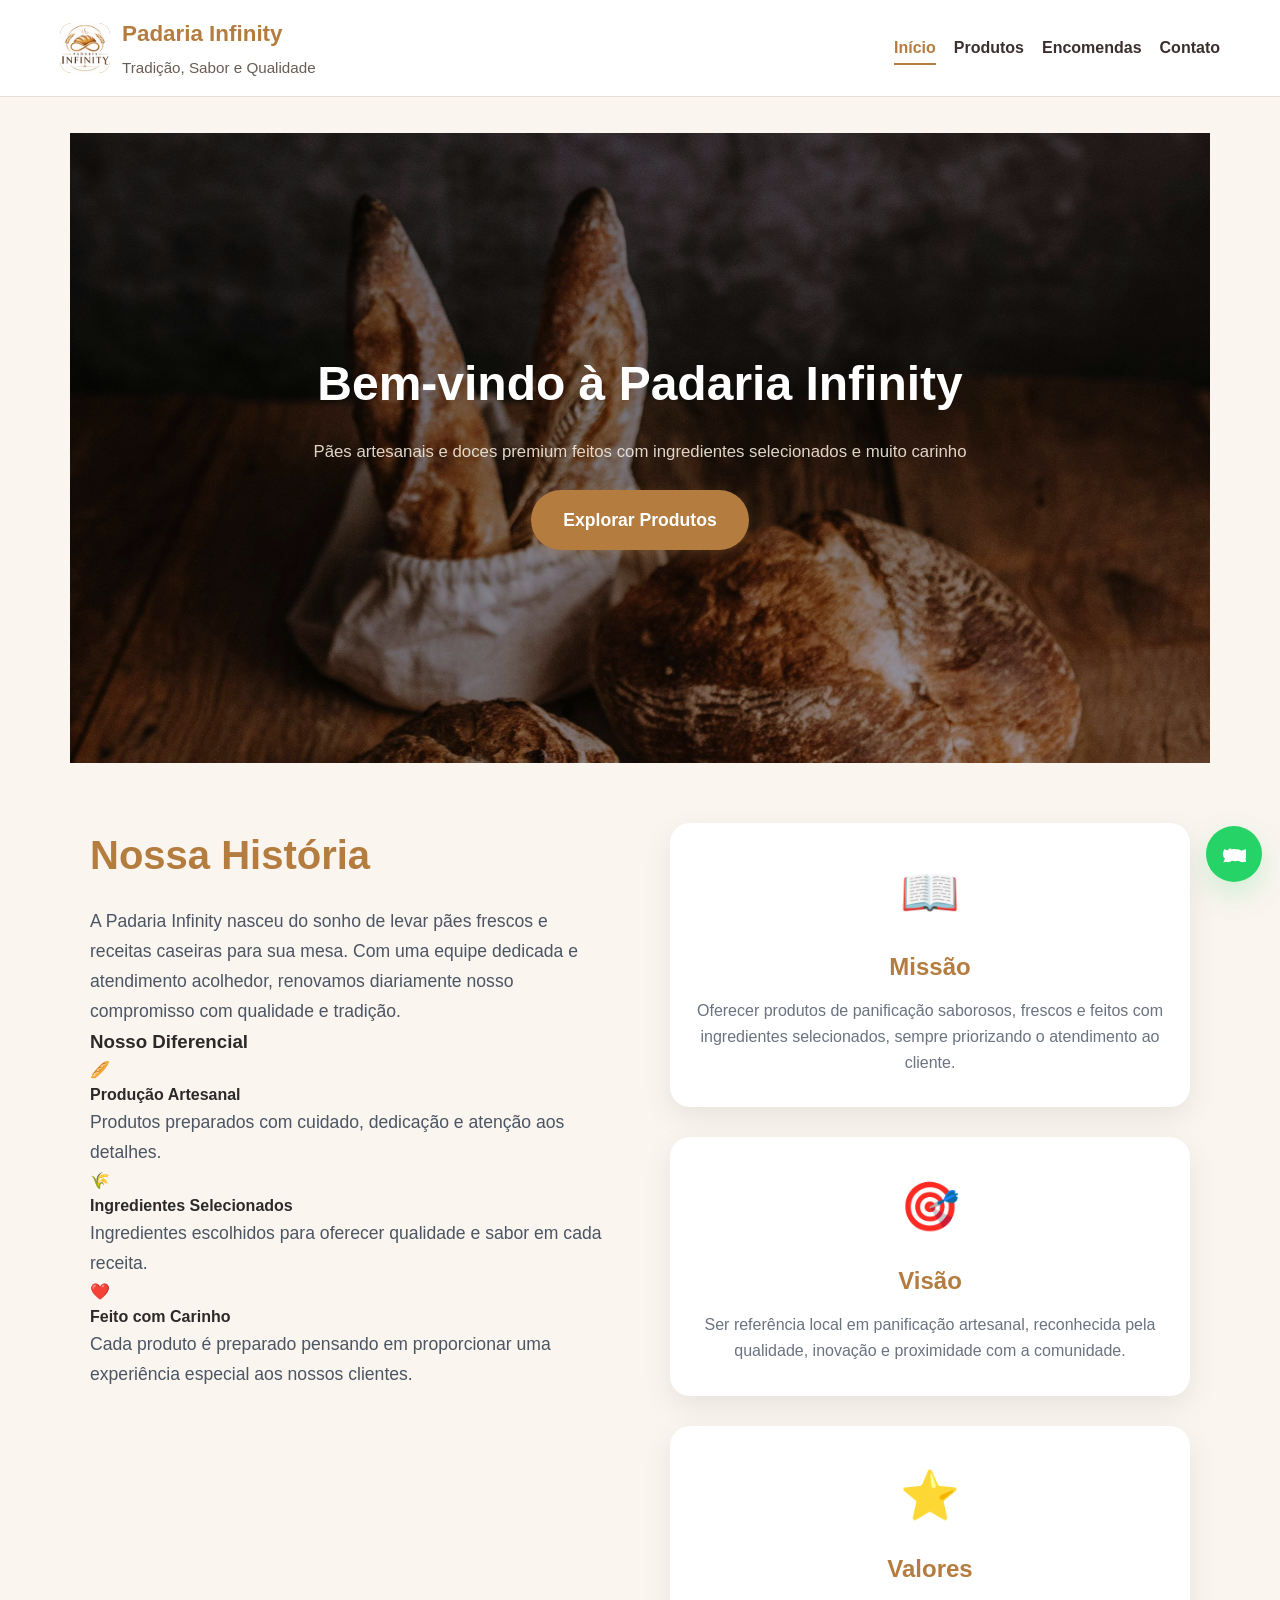
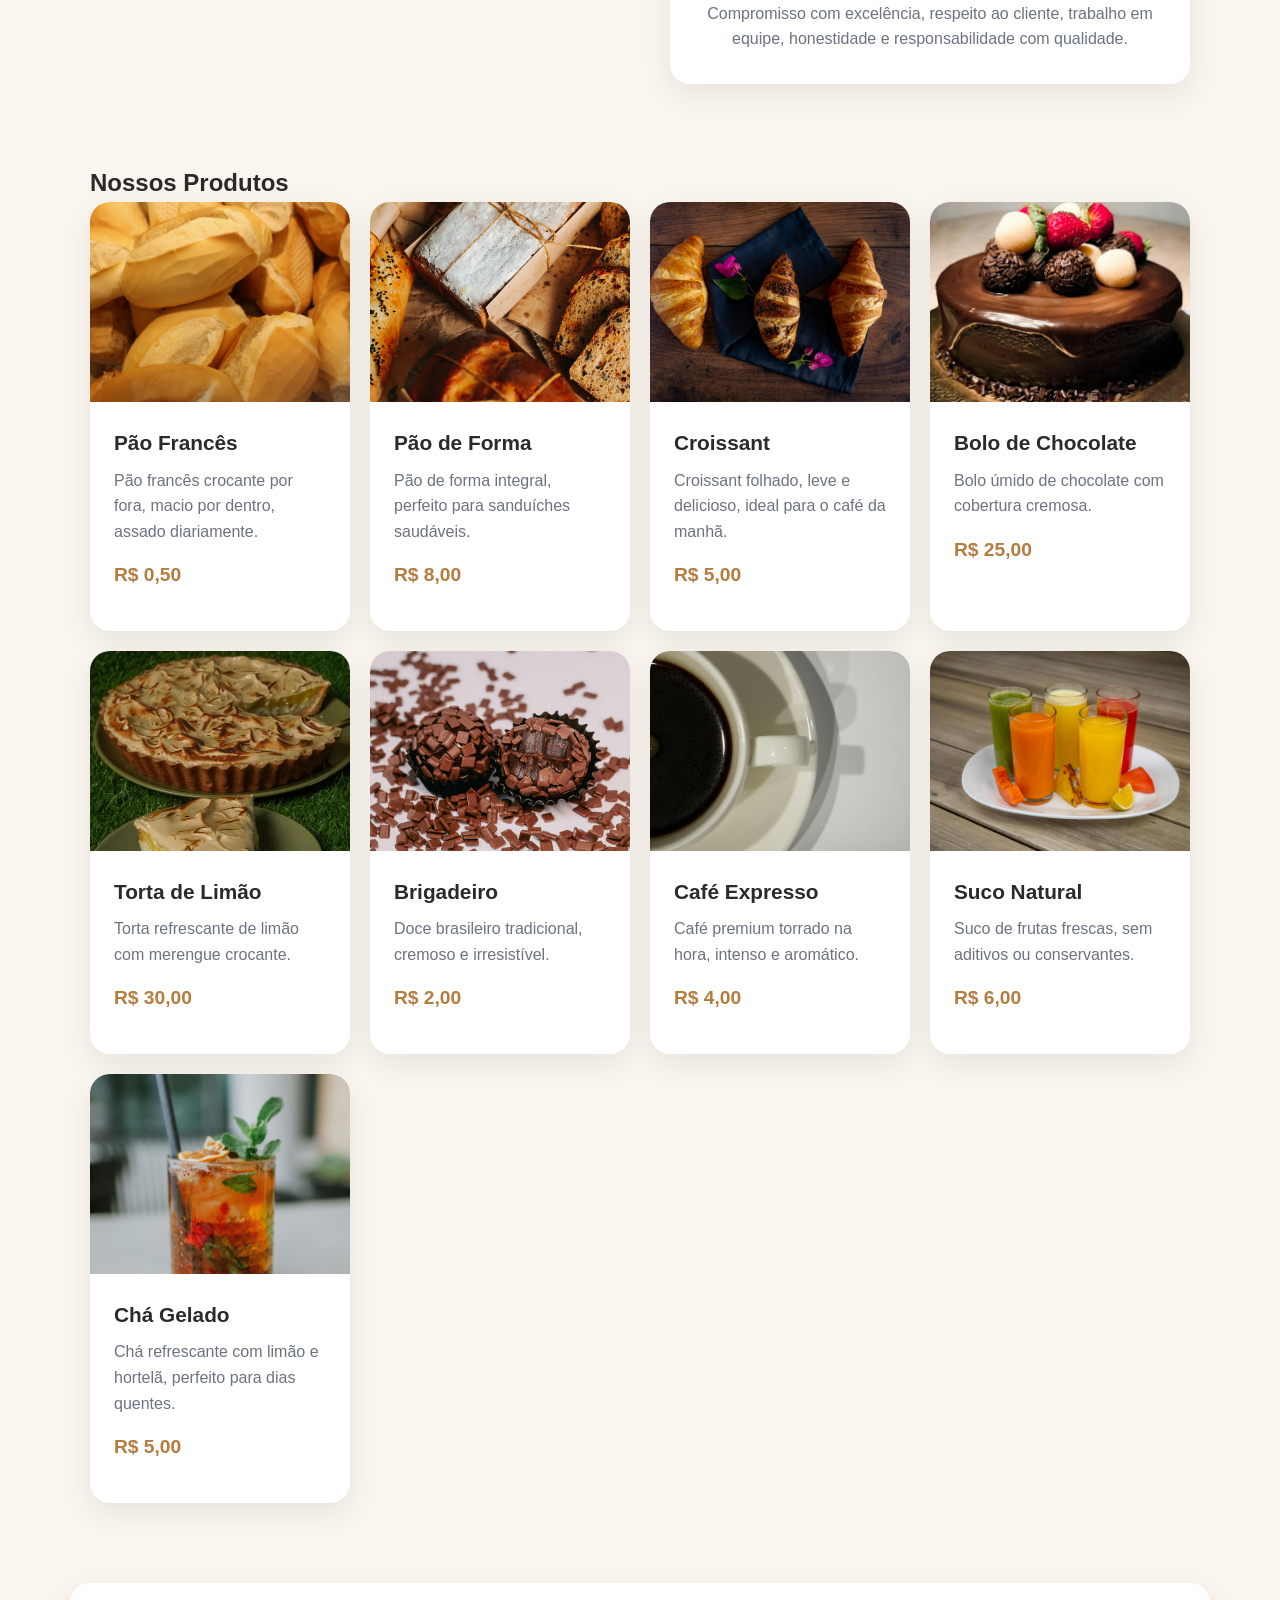
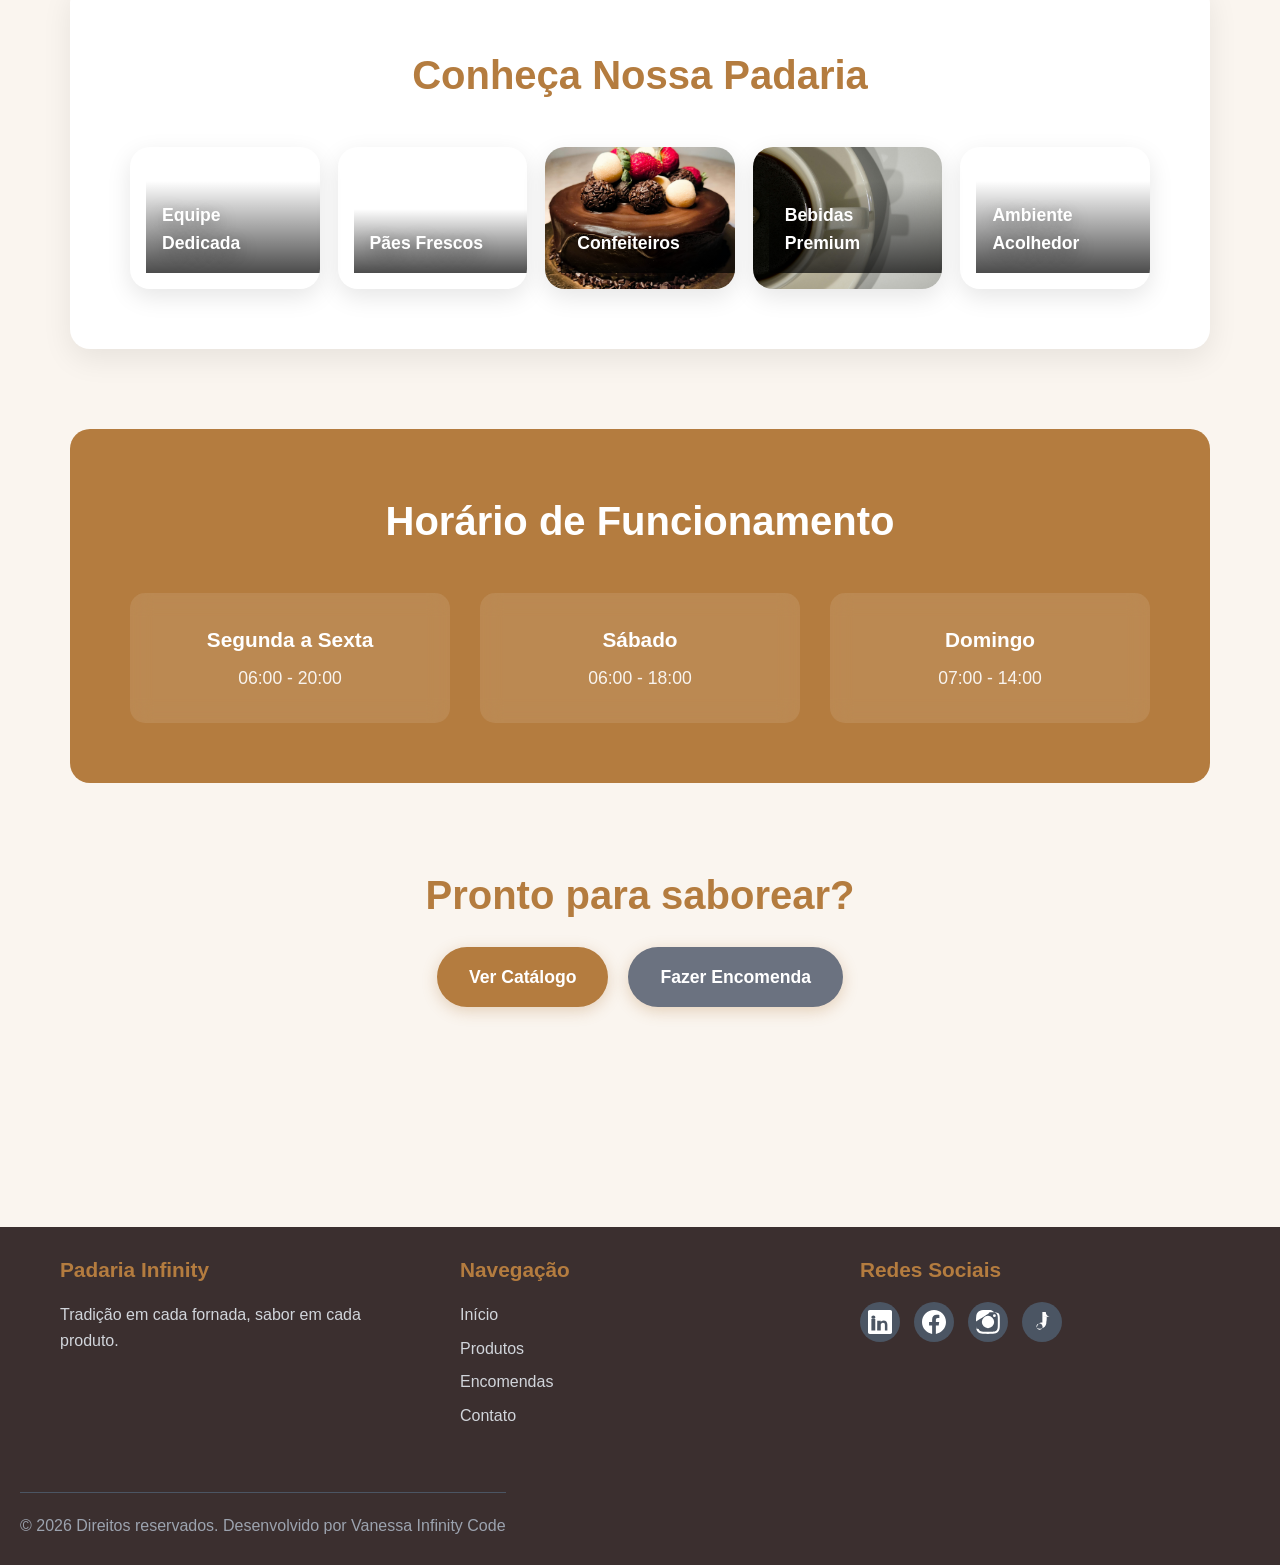
<file: index.html>
<!DOCTYPE html>
<html lang="pt-BR">
<head>
  <meta charset="UTF-8">
  <meta name="viewport" content="width=device-width, initial-scale=1.0">

  <meta
    name="description"
    content="Padaria Infinity - Pães artesanais e doces premium feitos com ingredientes selecionados. Entrega rápida em São Paulo."
  >

  <meta name="author" content="Vanessa Infinity Code">
  <meta name="theme-color" content="#8B4513">

  <!-- Open Graph -->
  <meta property="og:title" content="Padaria Infinity - Pães Artesanais Premium">
  <meta
    property="og:description"
    content="Pães artesanais e doces premium feitos com ingredientes selecionados e muito carinho"
  >
  <meta property="og:type" content="website">
  <meta
    property="og:url"
    content="https://vanessadosantos.github.io/infinity-padaria-app/"
  >
  <meta
    property="og:image"
    content="https://vanessadosantos.github.io/infinity-padaria-app/imagens/logo.png"
  >
  <meta property="og:locale" content="pt_BR">

  <title>Padaria Infinity - Pães Artesanais Premium</title>

  <link rel="stylesheet" href="style.css">
  <link rel="manifest" href="manifest.json">
  <link rel="icon" type="image/png" href="imagens/logo.png">
</head>

<body>

  <a href="#main-content" class="skip-to-main">
    Pular para conteúdo principal
  </a>

  <a
    class="whatsapp-float"
    href="https://wa.me/55119964995899?text=Olá,%20gostaria%20de%20falar%20com%20a%20Padaria%20Infinity"
    target="_blank"
    rel="noopener noreferrer"
    aria-label="Abrir WhatsApp da Padaria Infinity"
  >
    <svg viewBox="0 0 24 24" fill="currentColor">
      <path d="M17.472 14.382c-.297-.149-1.758-.867-2.03-.967-.273-.099-.471-.148-.67.15-.197.297-.767.966-.94 1.164-.173.199-.347.223-.644.075-.297-.15-1.255-.463-2.39-1.475-.883-.788-1.48-1.761-1.653-2.059-.173-.297-.018-.458.13-.606.134-.133.298-.347.446-.52.149-.174.198-.298.298-.497.099-.198.05-.371-.025-.52-.075-.149-.669-1.612-.916-2.207-.242-.579-.487-.5-.67-.51-.173-.008-.371-.01-.57-.01-.198 0-.52.074-.792.372-.272.297-1.04 1.016-1.04 2.479 0 1.462 1.065 2.875 1.213 3.074.149.198 2.096 3.2 5.076 4.487.709.306 1.262.489 1.694.625.712.227 1.36.195 1.871.118.571-.085 1.758-.719 2.006-1.413.248-.694.248-1.289.173-1.413-.074-.124-.272-.198-.57-.347m-5.421-7.403h-.004a9.87 9.87 0 00-4.946 1.348l-.355.192-.368-.06c-1.286-.264-2.514-.666-3.555-1.303l-.142-.091-.154.164a6.993 6.993 0 00-1.524 3.501c-.423 1.994.3 4.259 1.803 5.748l.155.159-.048.137c-.568 1.622-.923 2.236-1.58 3.772.607-.175 1.19-.435 1.753-.768l.131-.09.145.04c2.363.786 4.806.48 6.57-.923l.151-.114.157.044c1.913.56 3.97.56 5.883 0l.157-.044.151.114c1.764 1.403 4.207 1.71 6.57.923l.145-.04.131.09c.563.333 1.146.593 1.753.768-.657-1.536-1.012-2.15-1.58-3.772l-.048-.137.155-.159c1.503-1.489 2.226-3.754 1.803-5.748a6.993 6.993 0 00-1.524-3.501l-.142-.091-.154.164c-1.041.637-2.269 1.039-3.555 1.303l-.368.06-.355-.192a9.87 9.87 0 00-4.946-1.348z"/>
    </svg>
  </a>

  <header class="site-header">
    <div class="header-container">

      <div class="brand">
        <div class="logo-box">
          <img
            src="imagens/logo.png"
            alt="Logo Padaria Infinity"
            class="logo"
            onerror="this.style.display='none'"
          >
        </div>

        <div class="brand-text">
          <h1>Padaria Infinity</h1>
          <p>Tradição, Sabor e Qualidade</p>
        </div>
      </div>

      <nav class="main-nav" aria-label="Navegação principal">
        <a
          href="index.html"
          class="nav-link active"
          aria-current="page"
        >
          Início
        </a>

        <a href="produtos.html" class="nav-link">
          Produtos
        </a>

        <a href="encomendas.html" class="nav-link">
          Encomendas
        </a>

        <a href="contatos.html" class="nav-link">
          Contato
        </a>
      </nav>

    </div>
  </header>

  <main id="main-content">

    <section class="hero">
      <div class="hero-overlay"></div>

      <div class="hero-content">
        <h2>Bem-vindo à Padaria Infinity</h2>

        <p>
          Pães artesanais e doces premium feitos com ingredientes selecionados
          e muito carinho
        </p>

        <a href="produtos.html" class="cta-button">
          Explorar Produtos
        </a>
      </div>
    </section>

    <section class="container intro-section">

      <div class="intro-content">

        <div class="intro-text">

          <h2>Nossa História</h2>

          <p>
            A Padaria Infinity nasceu do sonho de levar pães frescos e receitas
            caseiras para sua mesa. Com uma equipe dedicada e atendimento
            acolhedor, renovamos diariamente nosso compromisso com qualidade e
            tradição.
          </p>

          <div class="diferenciais">

            <h3>Nosso Diferencial</h3>

            <div class="diferenciais-grid">

              <article class="diferencial-item">
                <div class="diferencial-icon" aria-hidden="true">🥖</div>

                <div>
                  <h4>Produção Artesanal</h4>

                  <p>
                    Produtos preparados com cuidado, dedicação e atenção
                    aos detalhes.
                  </p>
                </div>
              </article>

              <article class="diferencial-item">
                <div class="diferencial-icon" aria-hidden="true">🌾</div>

                <div>
                  <h4>Ingredientes Selecionados</h4>

                  <p>
                    Ingredientes escolhidos para oferecer qualidade e
                    sabor em cada receita.
                  </p>
                </div>
              </article>

              <article class="diferencial-item">
                <div class="diferencial-icon" aria-hidden="true">❤️</div>

                <div>
                  <h4>Feito com Carinho</h4>

                  <p>
                    Cada produto é preparado pensando em proporcionar uma
                    experiência especial aos nossos clientes.
                  </p>
                </div>
              </article>

            </div>
          </div>

        </div>

      </div>

      <div class="values-grid">

        <article class="value-card">

          <div class="value-icon" aria-hidden="true">📖</div>

          <h3>Missão</h3>

          <p>
            Oferecer produtos de panificação saborosos, frescos e feitos com
            ingredientes selecionados, sempre priorizando o atendimento ao
            cliente.
          </p>

        </article>

        <article class="value-card">

          <div class="value-icon" aria-hidden="true">🎯</div>

          <h3>Visão</h3>

          <p>
            Ser referência local em panificação artesanal, reconhecida pela
            qualidade, inovação e proximidade com a comunidade.
          </p>

        </article>

        <article class="value-card">

          <div class="value-icon" aria-hidden="true">⭐</div>

          <h3>Valores</h3>

          <p>
            Compromisso com excelência, respeito ao cliente, trabalho em
            equipe, honestidade e responsabilidade com qualidade.
          </p>

        </article>

      </div>

    </section>

    <section class="products-section" id="produtos">

      <div class="container">

        <h2>Nossos Produtos</h2>

        <div
          class="product-grid"
          id="produtos-list"
        ></div>

      </div>

    </section>

    <section class="gallery-section">

      <div class="container">

        <h2>Conheça Nossa Padaria</h2>

        <div class="gallery-grid">

          <div class="gallery-item">

            <img
              src="imagens/funcionarios.png"
              alt="Equipe da Padaria Infinity"
              loading="lazy"
              decoding="async"
            >

            <span>Equipe Dedicada</span>

          </div>

          <div class="gallery-item">

            <img
              src="imagens/paes.jpg"
              alt="Pães frescos da Padaria Infinity"
              loading="lazy"
              decoding="async"
            >

            <span>Pães Frescos</span>

          </div>

          <div class="gallery-item">

            <img
              src="imagens/bolo chocolate.jpg"
              alt="Bolo de chocolate preparado pela equipe"
              loading="lazy"
              decoding="async"
            >

            <span>Confeiteiros</span>

          </div>

          <div class="gallery-item">

            <img
              src="imagens/cafe-preto.jpg"
              alt="Café preto servido na Padaria Infinity"
              loading="lazy"
              decoding="async"
            >

            <span>Bebidas Premium</span>

          </div>

          <div class="gallery-item">

            <img
              src="imagens/ambiente.png"
              alt="Ambiente acolhedor da Padaria Infinity"
              loading="lazy"
              decoding="async"
            >

            <span>Ambiente Acolhedor</span>

          </div>

        </div>

      </div>

    </section>

    <section class="horario-section">

      <div class="container">

        <h2>Horário de Funcionamento</h2>

        <div class="horario-grid">

          <div class="horario-item">
            <strong>Segunda a Sexta</strong>
            <p>06:00 - 20:00</p>
          </div>

          <div class="horario-item">
            <strong>Sábado</strong>
            <p>06:00 - 18:00</p>
          </div>

          <div class="horario-item">
            <strong>Domingo</strong>
            <p>07:00 - 14:00</p>
          </div>

        </div>

      </div>

    </section>

    <section class="cta-section">

      <div class="container">

        <h2>Pronto para saborear?</h2>

        <div class="cta-buttons">

          <a
            href="produtos.html"
            class="cta-button primary"
          >
            Ver Catálogo
          </a>

          <a
            href="encomendas.html"
            class="cta-button secondary"
          >
            Fazer Encomenda
          </a>

        </div>

      </div>

    </section>

  </main>

  <footer class="site-footer">

    <div class="container footer-content">

      <div class="footer-section">

        <h3>Padaria Infinity</h3>

        <p>
          Tradição em cada fornada, sabor em cada produto.
        </p>

      </div>

      <div class="footer-section">

        <h3>Navegação</h3>

        <ul>

          <li>
            <a href="index.html">Início</a>
          </li>

          <li>
            <a href="produtos.html">Produtos</a>
          </li>

          <li>
            <a href="encomendas.html">Encomendas</a>
          </li>

          <li>
            <a href="contatos.html">Contato</a>
          </li>

        </ul>

      </div>

      <div class="footer-section">

        <h3>Redes Sociais</h3>

        <div class="social-links">

          <a
            href="https://linkedin.com"
            target="_blank"
            rel="noopener noreferrer"
            aria-label="LinkedIn da Padaria Infinity"
            title="LinkedIn"
          >
            <svg viewBox="0 0 24 24" fill="currentColor">
              <path d="M20.447 20.452h-3.554v-5.569c0-1.328-.475-2.236-1.986-2.236-1.081 0-1.722.731-2.004 1.438-.103.25-.129.599-.129.948v5.419h-3.554s.05-8.795 0-9.733h3.554v1.375c.427-.659 1.191-1.592 2.897-1.592 2.117 0 3.704 1.385 3.704 4.362v5.588zM5.337 8.855c-1.144 0-1.915-.759-1.915-1.71 0-.955.77-1.71 1.96-1.71 1.188 0 1.915.755 1.94 1.71 0 .951-.752 1.71-1.985 1.71zm1.946 11.597H3.392V9.019h3.891v11.433zM22.225 0H1.771C.792 0 0 .774 0 1.729v20.542C0 23.227.792 24 1.771 24h20.451C23.2 24 24 23.227 24 22.271V1.729C24 .774 23.2 0 22.225 0z"/>
            </svg>
          </a>

          <a
            href="https://facebook.com"
            target="_blank"
            rel="noopener noreferrer"
            aria-label="Facebook da Padaria Infinity"
            title="Facebook"
          >
            <svg viewBox="0 0 24 24" fill="currentColor">
              <path d="M24 12.073c0-6.627-5.373-12-12-12s-12 5.373-12 12c0 5.99 4.388 10.954 10.125 11.854v-8.385H7.078v-3.47h3.047V9.43c0-3.007 1.792-4.669 4.533-4.669 1.312 0 2.686.235 2.686.235v2.953H15.83c-1.491 0-1.956.925-1.956 1.874v2.25h3.328l-.532 3.47h-2.796v8.385C19.612 23.027 24 18.062 24 12.073z"/>
            </svg>
          </a>

          <a
            href="https://instagram.com"
            target="_blank"
            rel="noopener noreferrer"
            aria-label="Instagram da Padaria Infinity"
            title="Instagram"
          >
            <svg viewBox="0 0 24 24" fill="currentColor">
              <path d="M12 0C8.74 0 8.333.015 7.053.072 5.775.132 4.905.333 4.117.63c-.794.297-1.473.702-2.082 1.31-.609.609-1.013 1.288-1.31 2.082-.297.788-.5 1.657-.56 2.935C.015 8.333 0 8.74 0 12s.015 3.667.072 4.947c.06 1.277.263 2.148.56 2.935.297.795.702 1.474 1.31 2.082.609.609 1.288 1.013 2.082 1.31.788.297 1.66.5 2.948.56 1.272.072 1.67.088 4.947.088s3.667-.016 4.947-.072c1.277-.06 2.148-.262 2.935-.56.795-.297 1.474-.702 2.082-1.31.609-.609 1.013-1.288 1.31-2.082.297-.787.5-1.657.56-2.935.072-1.279.088-1.687.088-4.947s-.015-3.667-.072-4.947c-.06-1.279-.262-2.149-.56-2.935-.297-.795-1.474-1.013-2.082-1.31-.788-.297-1.657-.5-2.935-.56C15.667.015 15.26 0 12 0zm0 2.16c3.203 0 3.585.009 4.849.07 1.171.054 1.805.244 2.227.408.562.217.96.477 1.382.896.419.42.679.819.896 1.381.164.422.354 1.057.408 2.227.061 1.264.07 1.645.07 4.849 0 3.205-.009 3.584-.07 4.849-.054 1.171-.244 1.804-.408 2.227-.217.562-.477.96-.896 1.382-.42.419-.819.96-1.381.896-.422.164-1.056.354-2.227.408-1.264.061-1.645.07-4.849.07-3.204 0-3.584-.009-4.849-.07-1.171-.054-1.805-.244-2.227-.408-.562-.217-.96-.477-1.382-.896-.419-.42-.679-.819-.896-1.381-.164-.422-1.057-.408-2.227-.408-1.264-.061-1.645-.07-4.849 0-3.204.009-3.584.009-4.849.07-1.171.054-1.805.244-2.227.408-.562.217-.96.477-.896 1.381-.164.422-1.057.408-2.227.408-1.264.061-1.645.07-4.849.07-3.204 0-3.584-.009-4.849-.07-1.171-.054-1.805-.244-2.227-.408-.562-.217-.96-.477-.1.382-.419.42-.679.819-.896 1.381-.164.422-.354 1.057-.408 2.227-.061 1.264-.07 1.645-.07 4.849 0 3.204.009 3.584.07 4.849.054 1.171.244 1.805.408 2.227.217.562.477.96.896 1.382.42.419.819.679 1.381.896.422.164 1.056.354 2.227.408 1.264.061 1.645.07 4.849.07 3.204 0 3.584-.009 4.849-.07 1.171-.054 1.805-.244 2.227-.408.562-.217.96-.477 1.382-.896.419-.42.679-.819.896-1.381.164-.422.354-1.057.408-2.227.061-1.264.07-1.645.07-4.849 0-3.204-.009-3.584-.07-4.849-.054-1.171-.244-1.805-.408-2.227-.217-.562-.477-.96-.896-1.382-.42-.419-.819-.679-1.381-.896-.422-.164-1.056-.354-2.227-.408C15.585 2.169 15.203 2.16 12 2.16zM5.838 12a6.162 6.162 0 1 1 12.324 0 6.162 6.162 0 0 1-12.324 0zM12 16a4 4 0 1 1 0-8 4 4 0 0 1 0 8zm4.965-10.322a1.44 1.44 0 1 1 2.881.001 1.44 1.44 0 0 1-2.881-.001z"/>
            </svg>
          </a>

          <a
            href="https://tiktok.com"
            target="_blank"
            rel="noopener noreferrer"
            aria-label="TikTok da Padaria Infinity"
            title="TikTok"
          >
            <svg viewBox="0 0 24 24" fill="currentColor">
              <path d="M19.59 6.69a4.83 4.83 0 0 1-3.77-4.25V2h-3.45v13.67a2.89 2.89 0 0 1-5.66 1.94 2.89 2.89 0 0 1 5.66-1.93v-3.49a6.47 6.47 0 0 0-5.61 5.63 6.37 6.37 0 0 0 9.59-5.84c.23-1.13.36-2.36.36-3.59V6a8.38 8.38 0 0 0-4.1 1.04z"/>
            </svg>
          </a>

        </div>

      </div>

    </div>

    <div class="footer-bottom">

      <p>
        &copy; 2026 Direitos reservados. Desenvolvido por Vanessa Infinity Code
      </p>

    </div>

  </footer>

  <script src="produtos.js"></script>
  <script src="script.js"></script>

</body>
</html>
</file>
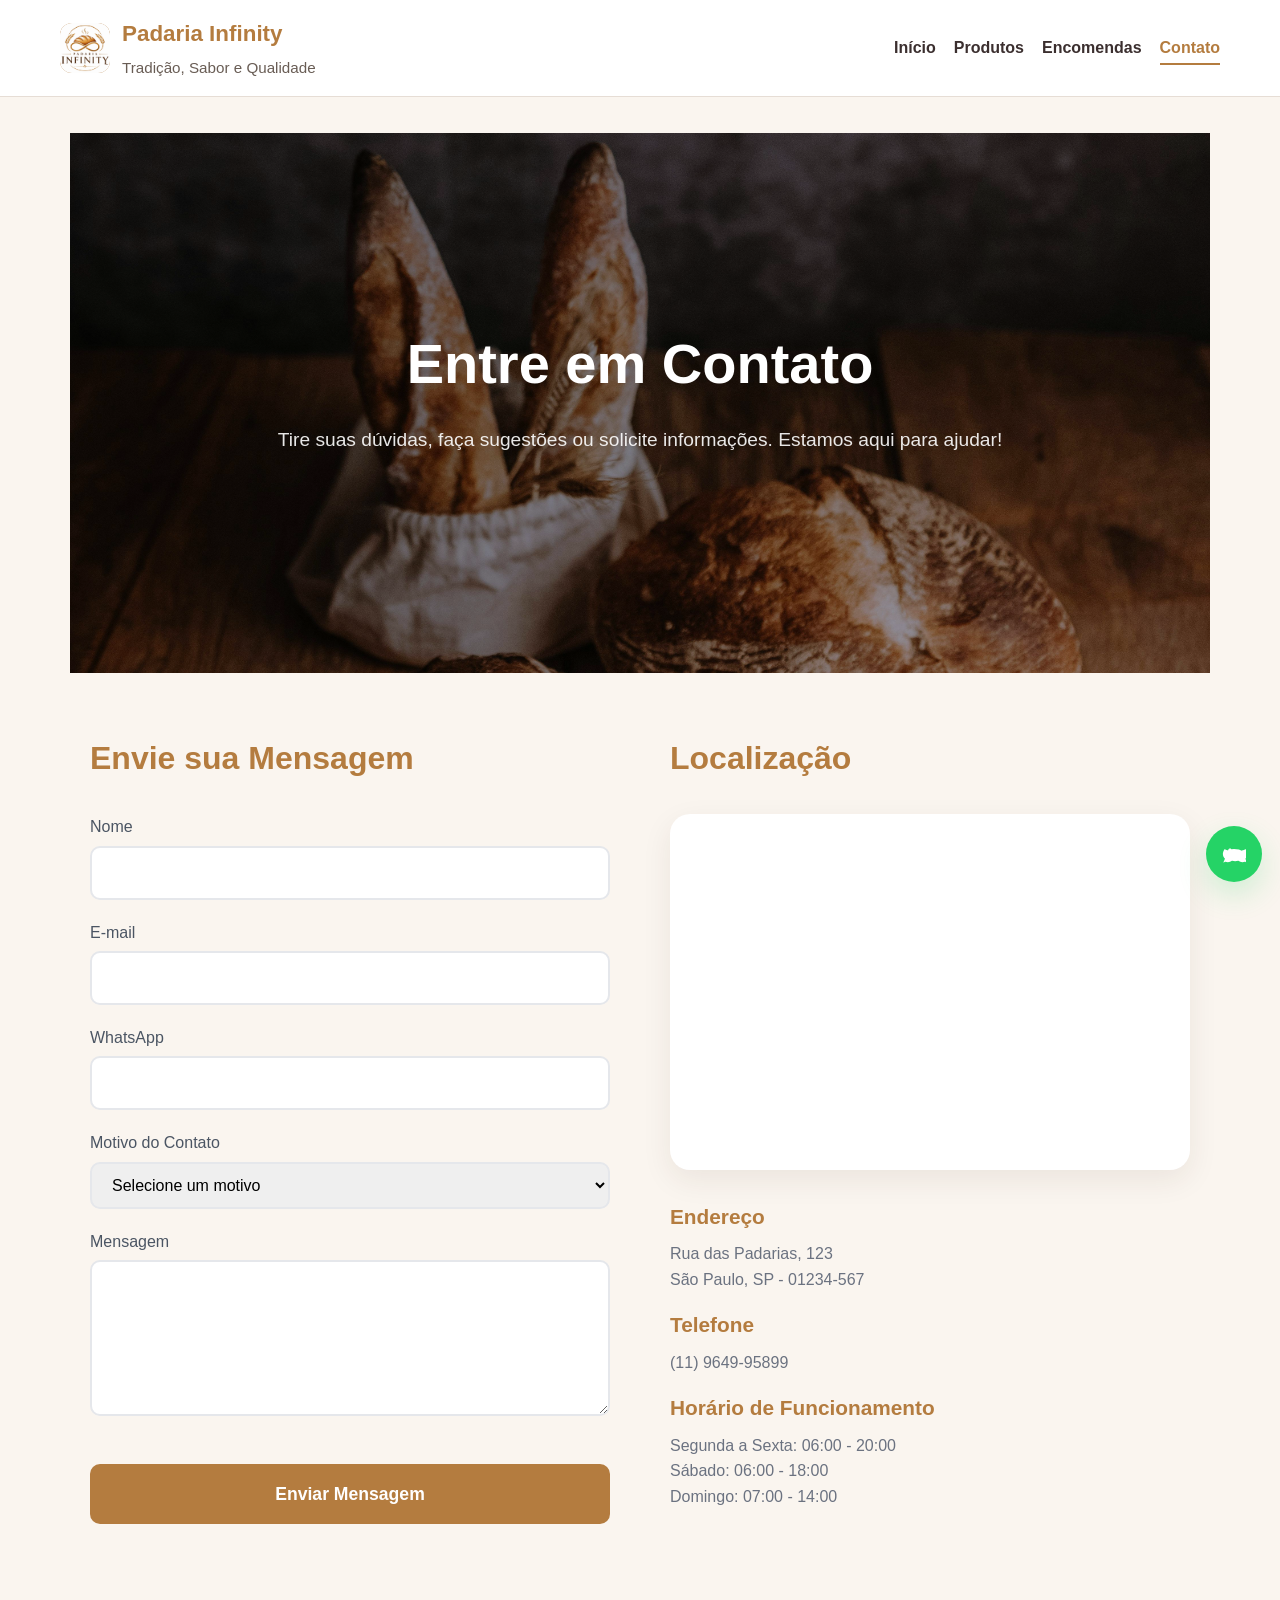
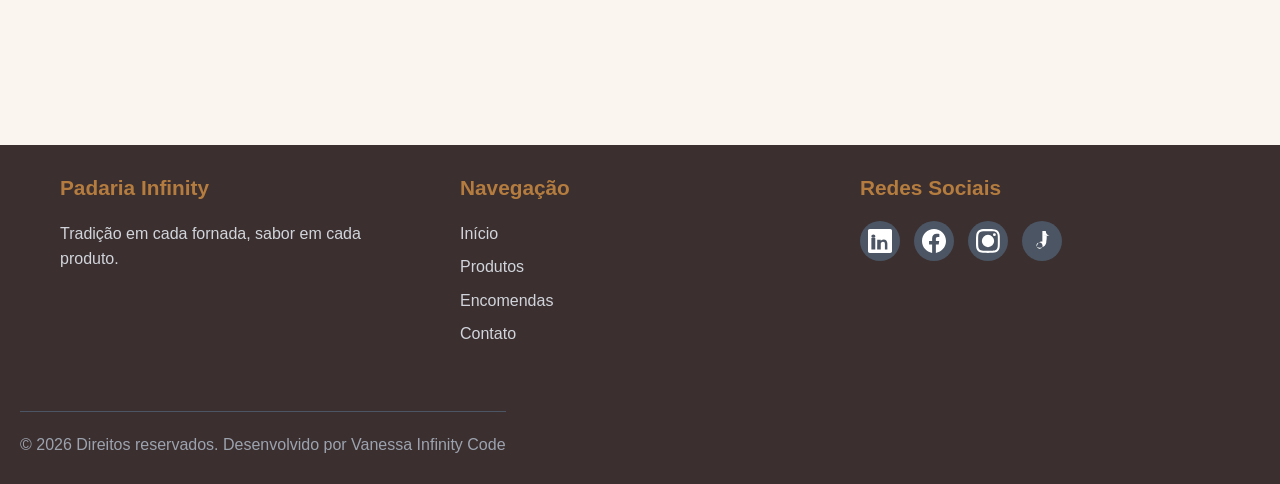
<file: contatos.html>
<!DOCTYPE html>
<html lang="pt-br">
<head>
  <meta charset="UTF-8">
  <meta name="viewport" content="width=device-width, initial-scale=1.0">
  <meta name="description" content="Entre em contato com a Padaria Infinity. Tire dúvidas, faça sugestões ou solicite informações. Estamos aqui para ajudar!">
  <meta name="keywords" content="contato, suporte, dúvidas, padaria, atendimento">
  <meta name="author" content="Vanessa Infinity Code">
  <meta property="og:title" content="Contato - Padaria Infinity">
  <meta property="og:description" content="Tire suas dúvidas, faça sugestões ou solicite informações. Estamos aqui para ajudar!">
  <meta property="og:type" content="website">
  <title>Contato - Padaria Infinity</title>
  <link rel="stylesheet" href="style.css">
  <link rel="manifest" href="manifest.json">
  <link rel="icon" type="image/x-icon" href="imagens/logo.png">
</head>
<body>
  <a href="#main-content" class="skip-to-main">Pular para conteúdo principal</a>
  
  <a class="whatsapp-float" href="https://wa.me/55119964995899?text=Olá,%20gostaria%20de%20falar%20com%20a%20Padaria%20Infinity" target="_blank" rel="noreferrer" aria-label="Abrir WhatsApp da Padaria Infinity">
    <svg viewBox="0 0 24 24" fill="currentColor"><path d="M17.472 14.382c-.297-.149-1.758-.867-2.03-.967-.273-.099-.471-.148-.67.15-.197.297-.767.966-.94 1.164-.173.199-.347.223-.644.075-.297-.15-1.255-.463-2.39-1.475-.883-.788-1.48-1.761-1.653-2.059-.173-.297-.018-.458.13-.606.134-.133.298-.347.446-.52.149-.174.198-.298.298-.497.099-.198.05-.371-.025-.52-.075-.149-.669-1.612-.916-2.207-.242-.579-.487-.5-.67-.51-.173-.008-.371-.01-.57-.01-.198 0-.52.074-.792.372-.272.297-1.04 1.016-1.04 2.479 0 1.462 1.065 2.875 1.213 3.074.149.198 2.096 3.2 5.076 4.487.709.306 1.262.489 1.694.625.712.227 1.36.195 1.871.118.571-.085 1.758-.719 2.006-1.413.248-.694.248-1.289.173-1.413-.074-.124-.272-.198-.57-.347m-5.421-7.403h-.004a9.87 9.87 0 00-4.946 1.348l-.355.192-.368-.06c-1.286-.264-2.514-.666-3.555-1.303l-.142-.091-.154.164a6.993 6.993 0 00-1.524 3.501c-.423 1.994.3 4.259 1.803 5.748l.155.159-.048.137c-.568 1.622-.923 2.236-1.58 3.772.607-.175 1.19-.435 1.753-.768l.131-.09.145.04c2.363.786 4.806.48 6.57-.923l.151-.114.157.044c1.913.56 3.97.56 5.883 0l.157-.044.151.114c1.764 1.403 4.207 1.71 6.57.923l.145-.04.131.09c.563.333 1.146.593 1.753.768-.657-1.536-1.012-2.15-1.58-3.772l-.048-.137.155-.159c1.503-1.489 2.226-3.754 1.803-5.748a6.993 6.993 0 00-1.524-3.501l-.142-.091-.154.164c-1.041.637-2.269 1.039-3.555 1.303l-.368.06-.355-.192a9.87 9.87 0 00-4.946-1.348z"/></svg>
  </a>

  <header class="site-header">
    <div class="header-container">
      <div class="brand">
        <div class="logo-box">
          <img src="imagens/logo.png" alt="Logo Padaria Infinity" class="logo" onerror="this.style.display='none'">
        </div>
        <div class="brand-text">
          <h1>Padaria Infinity</h1>
          <p>Tradição, Sabor e Qualidade</p>
        </div>
      </div>
      
      <nav class="main-nav">
        <a href="index.html" class="nav-link">Início</a>
        <a href="produtos.html" class="nav-link">Produtos</a>
        <a href="encomendas.html" class="nav-link">Encomendas</a>
        <a href="contatos.html" class="nav-link active">Contato</a>
      </nav>
    </div>
  </header>

  <main id="main-content">
    <section class="contact-hero">
      <div class="container">
        <h1>Entre em Contato</h1>
        <p>Tire suas dúvidas, faça sugestões ou solicite informações. Estamos aqui para ajudar!</p>
      </div>
    </section>

    <section class="contact-section">
      <div class="container">
        <div class="contact-grid">
          <div class="contact-form">
            <h2>Envie sua Mensagem</h2>
            <form id="contact-form" onsubmit="return false;">
              <div class="form-group">
                <label for="contact-nome">Nome</label>
                <input type="text" id="contact-nome" name="nome" required>
              </div>
              <div class="form-group">
                <label for="contact-email">E-mail</label>
                <input type="email" id="contact-email" name="email" required>
              </div>
              <div class="form-group">
                <label for="contact-whatsapp">WhatsApp</label>
                <input type="tel" id="contact-whatsapp" name="whatsapp" required>
              </div>
              <div class="form-group">
                <label for="contact-motivo">Motivo do Contato</label>
                <select id="contact-motivo" name="motivo" required>
                  <option value="">Selecione um motivo</option>
                  <option value="duvida">Dúvida sobre produtos</option>
                  <option value="sugestao">Sugestão</option>
                  <option value="reclamacao">Reclamação</option>
                  <option value="parceria">Parceria/Fornecedor</option>
                  <option value="outro">Outro</option>
                </select>
              </div>
              <div class="form-group">
                <label for="contact-mensagem">Mensagem</label>
                <textarea id="contact-mensagem" name="mensagem" rows="5" required></textarea>
              </div>
              <button type="button" class="submit-contact-btn" onclick="enviarContato(event)">Enviar Mensagem</button>
            </form>
          </div>

          <div class="contact-info">
            <h2>Localização</h2>
            <div class="map-box">
              <iframe 
                src="https://www.google.com/maps/embed?pb=!1m18!1m12!1m3!1d3657.097!2d-46.654!3d-23.5505!2m3!1f0!2f0!3f0!3m2!1i1024!2i768!4f13.1!3m3!1m2!1s0x94ce59c8da0aa315%3A0x6f24f6e8b5b8e8e!2sPadaria%20Infinity!5e0!3m2!1sen!2sbr!4v1710000000000!5m2!1sen!2sbr" 
                width="100%" 
                height="300" 
                style="border:0;" 
                allowfullscreen="" 
                loading="lazy" 
                referrerpolicy="no-referrer-when-downgrade">
              </iframe>
            </div>
            <div class="contact-details">
              <h3>Endereço</h3>
              <p>Rua das Padarias, 123<br>São Paulo, SP - 01234-567</p>
              <h3>Telefone</h3>
              <p>(11) 9649-95899</p>
              <h3>Horário de Funcionamento</h3>
              <p>Segunda a Sexta: 06:00 - 20:00<br>Sábado: 06:00 - 18:00<br>Domingo: 07:00 - 14:00</p>
            </div>
          </div>
        </div>
      </div>
    </section>
  </main>

  <footer class="site-footer">
    <div class="container footer-content">
      <div class="footer-section">
        <h3>Padaria Infinity</h3>
        <p>Tradição em cada fornada, sabor em cada produto.</p>
      </div>
      <div class="footer-section">
        <h3>Navegação</h3>
        <ul>
          <li><a href="index.html">Início</a></li>
          <li><a href="produtos.html">Produtos</a></li>
          <li><a href="encomendas.html">Encomendas</a></li>
          <li><a href="contatos.html">Contato</a></li>
        </ul>
      </div>
      <div class="footer-section">
        <h3>Redes Sociais</h3>
        <div class="social-links">
          <a href="https://linkedin.com" target="_blank" rel="noopener noreferrer" aria-label="LinkedIn da Padaria Infinity" title="LinkedIn">
            <svg viewBox="0 0 24 24" fill="currentColor"><path d="M20.447 20.452h-3.554v-5.569c0-1.328-.475-2.236-1.986-2.236-1.081 0-1.722.731-2.004 1.438-.103.25-.129.599-.129.948v5.419h-3.554s.05-8.795 0-9.733h3.554v1.375c.427-.659 1.191-1.592 2.897-1.592 2.117 0 3.704 1.385 3.704 4.362v5.588zM5.337 8.855c-1.144 0-1.915-.759-1.915-1.71 0-.955.77-1.71 1.96-1.71 1.188 0 1.915.755 1.94 1.71 0 .951-.752 1.71-1.985 1.71zm1.946 11.597H3.392V9.019h3.891v11.433zM22.225 0H1.771C.792 0 0 .774 0 1.729v20.542C0 23.227.792 24 1.771 24h20.451C23.2 24 24 23.227 24 22.271V1.729C24 .774 23.2 0 22.225 0z"/></svg>
          </a>
          <a href="https://facebook.com" target="_blank" rel="noopener noreferrer" aria-label="Facebook da Padaria Infinity" title="Facebook">
            <svg viewBox="0 0 24 24" fill="currentColor"><path d="M24 12.073c0-6.627-5.373-12-12-12s-12 5.373-12 12c0 5.99 4.388 10.954 10.125 11.854v-8.385H7.078v-3.47h3.047V9.43c0-3.007 1.792-4.669 4.533-4.669 1.312 0 2.686.235 2.686.235v2.953H15.83c-1.491 0-1.956.925-1.956 1.874v2.25h3.328l-.532 3.47h-2.796v8.385C19.612 23.027 24 18.062 24 12.073z"/></svg>
          </a>
          <a href="https://instagram.com" target="_blank" rel="noopener noreferrer" aria-label="Instagram da Padaria Infinity" title="Instagram">
            <svg viewBox="0 0 24 24" fill="currentColor"><path d="M12 0C8.74 0 8.333.015 7.053.072 5.775.132 4.905.333 4.117.63c-.794.297-1.473.702-2.082 1.31-.609.609-1.013 1.288-1.31 2.082-.297.788-.5 1.657-.56 2.935C.015 8.333 0 8.74 0 12s.015 3.667.072 4.947c.06 1.277.263 2.148.56 2.935.297.795.702 1.474 1.31 2.082.609.609 1.288 1.013 2.082 1.31.788.297 1.66.5 2.948.56 1.272.072 1.67.088 4.947.088s3.667-.016 4.947-.072c1.277-.06 2.148-.262 2.935-.56.795-.297 1.474-.702 2.082-1.31.609-.609 1.013-1.288 1.31-2.082.297-.787.5-1.657.56-2.935.072-1.279.088-1.687.088-4.947s-.015-3.667-.072-4.947c-.06-1.277-.262-2.149-.56-2.935-.297-.795-.702-1.474-1.31-2.082-.609-.609-1.288-1.013-2.082-1.31-.788-.297-1.657-.5-2.935-.56C15.667.015 15.26 0 12 0zm0 2.16c3.203 0 3.585.009 4.849.070 1.171.054 1.805.244 2.227.408.562.217.96.477 1.382.896.419.42.679.819.896 1.381.164.422.354 1.057.408 2.227.061 1.264.07 1.645.07 4.849 0 3.205-.009 3.584-.070 4.849-.054 1.171-.244 1.804-.408 2.227-.217.562-.477.96-.896 1.382-.42.419-.819.679-1.381.896-.422.164-1.056.354-2.227.408-1.264.061-1.645.07-4.849.07-3.204 0-3.584-.009-4.849-.070-1.171-.054-1.805-.244-2.227-.408-.562-.217-.96-.477-1.382-.896-.419-.42-.679-.819-.896-1.381-.164-.422-.354-1.057-.408-2.227-.061-1.264-.07-1.645-.07-4.849 0-3.204.009-3.584.070-4.849.054-1.171.244-1.804.408-2.227.217-.562.477-.96.896-1.382.42-.419.819-.679 1.381-.896.422-.164 1.056-.354 2.227-.408 1.264-.061 1.645-.07 4.849-.07zM5.838 12a6.162 6.162 0 1 1 12.324 0 6.162 6.162 0 0 1-12.324 0zM12 16a4 4 0 1 1 0-8 4 4 0 0 1 0 8zm4.965-10.322a1.44 1.44 0 1 1 2.881.001 1.44 1.44 0 0 1-2.881-.001z"/></svg>
          </a>
          <a href="https://tiktok.com" target="_blank" rel="noopener noreferrer" aria-label="TikTok da Padaria Infinity" title="TikTok">
            <svg viewBox="0 0 24 24" fill="currentColor"><path d="M19.59 6.69a4.83 4.83 0 0 1-3.77-4.25V2h-3.45v13.67a2.89 2.89 0 0 1-5.66 1.94 2.89 2.89 0 0 1 5.66-1.93v-3.49a6.47 6.47 0 0 0-5.61 5.63 6.37 6.37 0 0 0 9.59-5.84c.23-1.13.36-2.36.36-3.59V6a8.38 8.38 0 0 0-4.1 1.04z"/></svg>
          </a>
        </div>
      </div>
    </div>
    <div class="footer-bottom">
      <p>&copy; 2026 Direitos reservados. Desenvolvido por Vanessa Infinity Code</p>
    </div>
  </footer>

  <script src="script.js"></script>
</body>
</html>
</file>
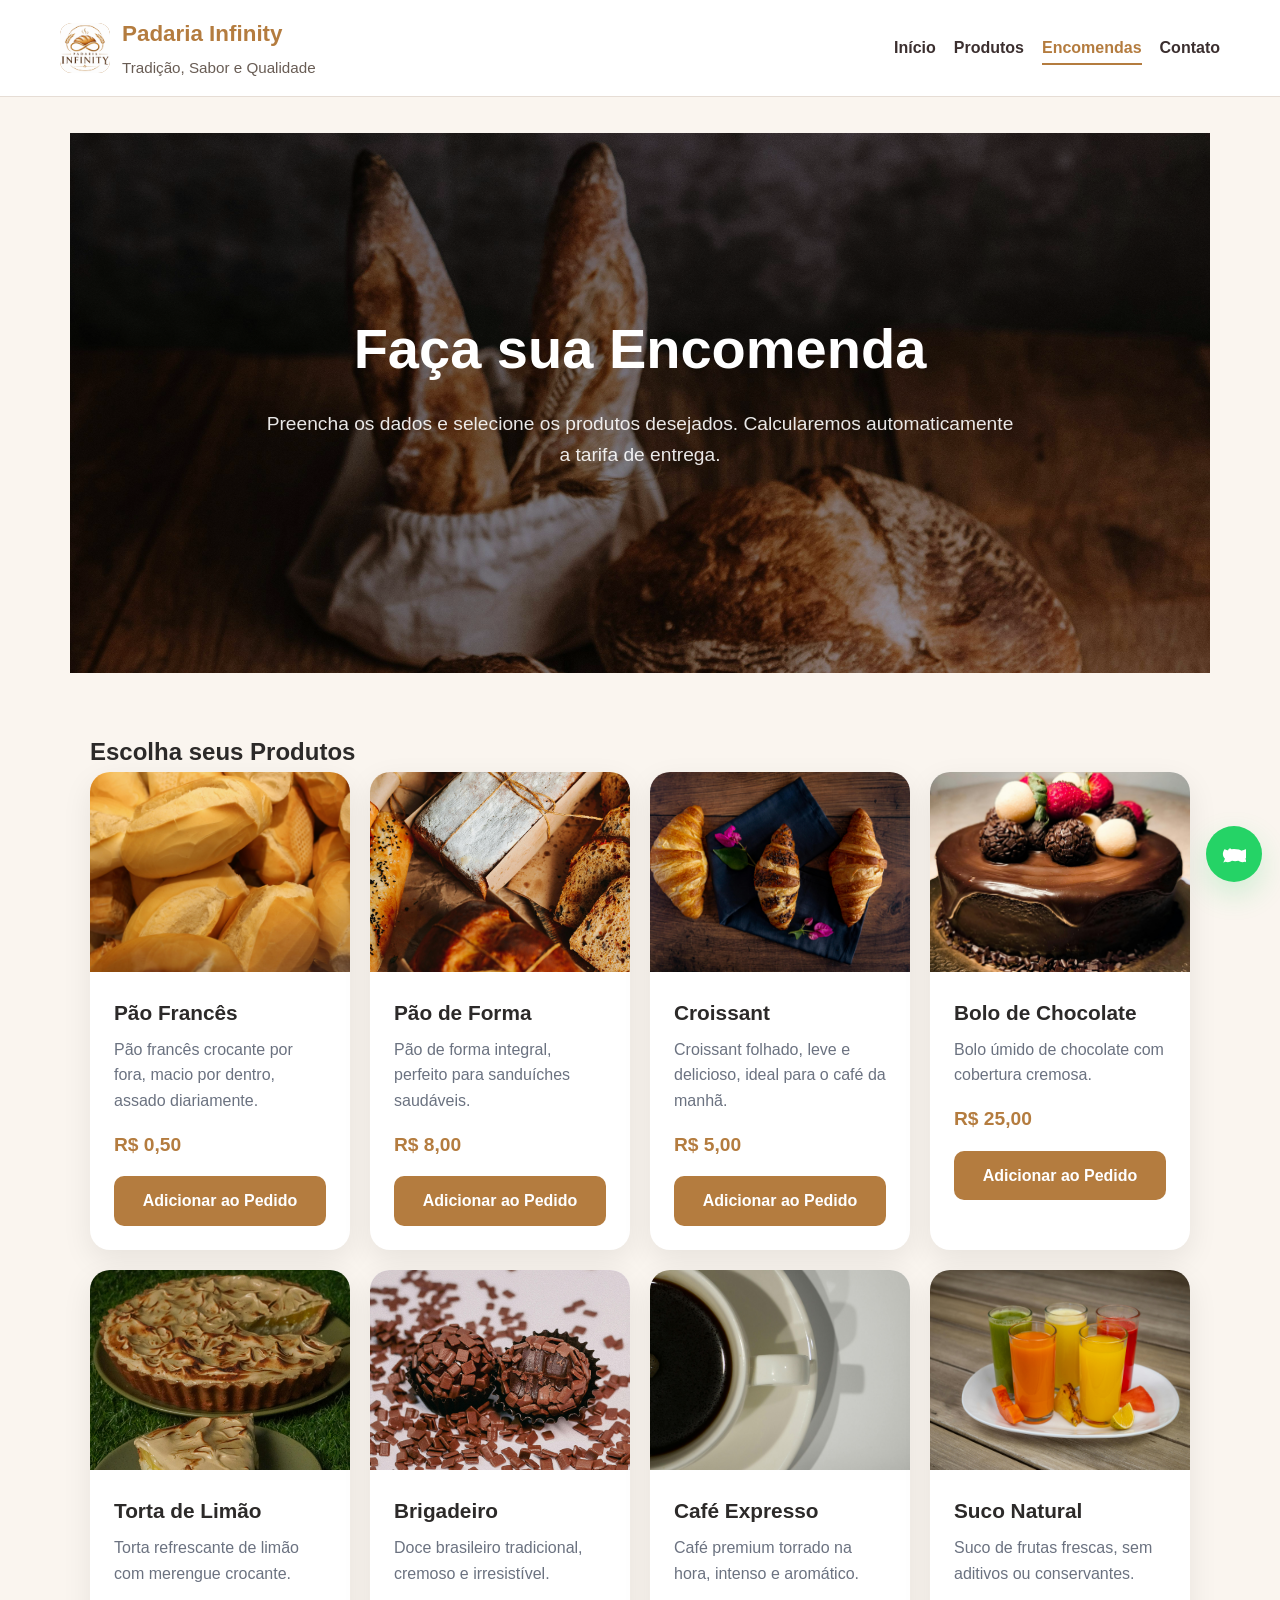
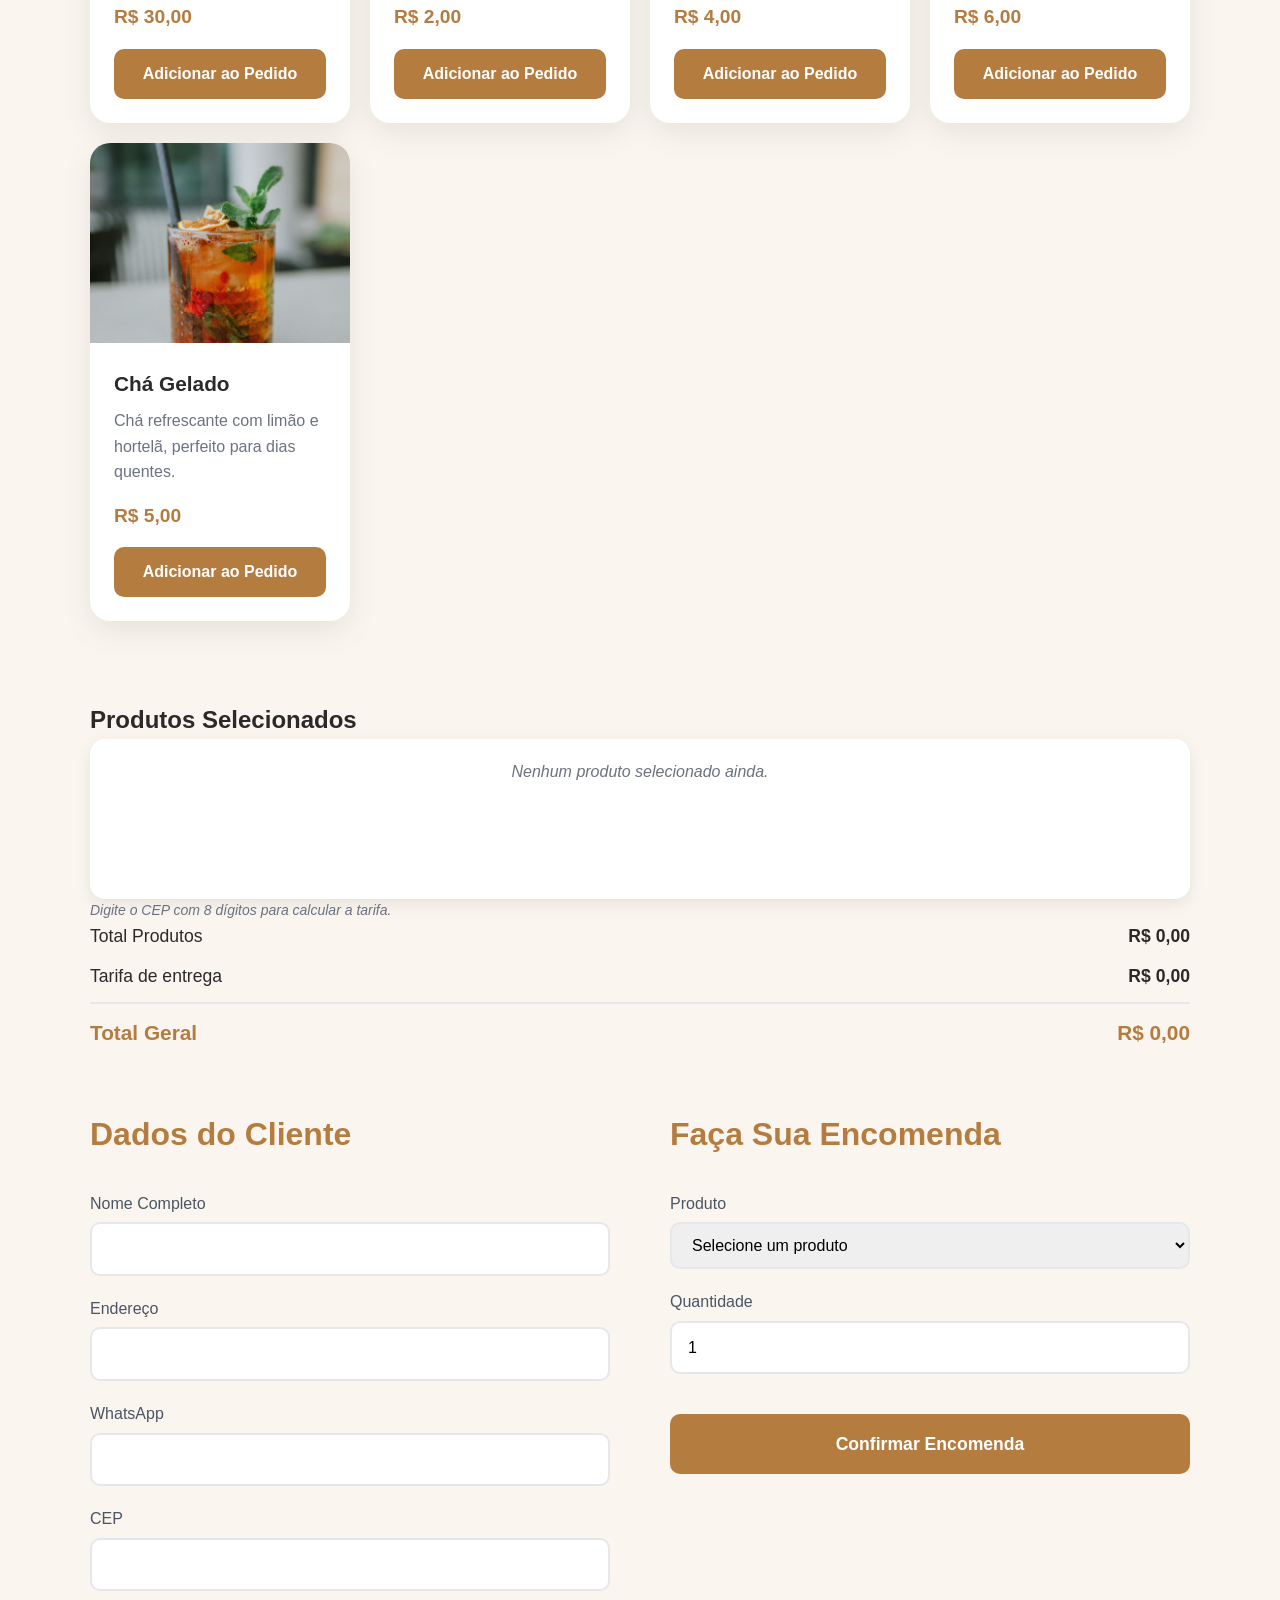
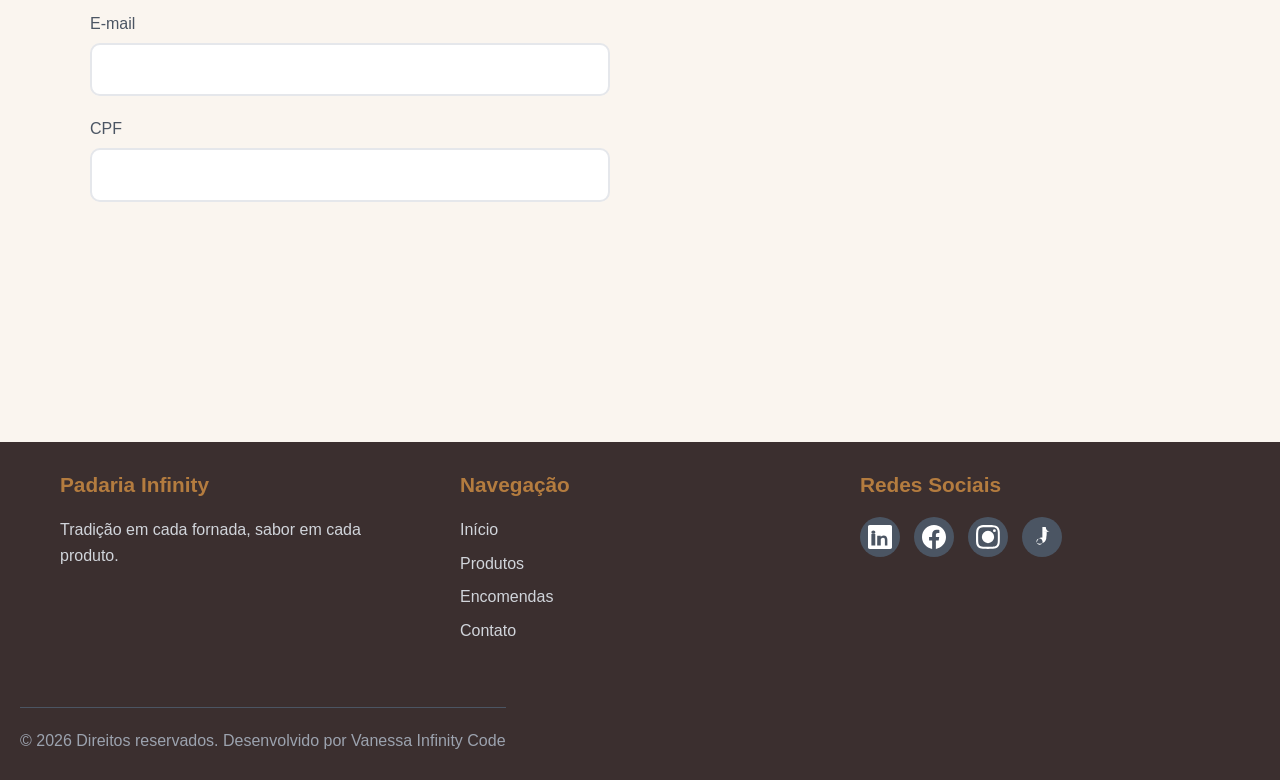
<file: encomendas.html>
<!DOCTYPE html>
<html lang="pt-br">
<head>
  <meta charset="UTF-8">
  <meta name="viewport" content="width=device-width, initial-scale=1.0">
  <meta name="description" content="Faça sua encomenda online na Padaria Infinity. Preencha os dados e calcule a tarifa de entrega automática.">
  <meta name="keywords" content="encomenda, pedido, delivery, padaria, compra online">
  <meta name="author" content="Vanessa Infinity Code">
  <meta property="og:title" content="Encomendas - Padaria Infinity">
  <meta property="og:description" content="Faça sua encomenda com facilidade. Calcularemos automaticamente a tarifa de entrega.">
  <meta property="og:type" content="website">
  <title>Encomendas - Padaria Infinity</title>
  <link rel="stylesheet" href="style.css">
  <link rel="manifest" href="manifest.json">
  <link rel="icon" type="image/x-icon" href="imagens/logo.png">
</head>
<body>
  <a href="#main-content" class="skip-to-main">Pular para conteúdo principal</a>
  
  <a class="whatsapp-float" href="https://wa.me/55119964995899?text=Olá,%20gostaria%20de%20falar%20com%20a%20Padaria%20Infinity" target="_blank" rel="noreferrer" aria-label="Abrir WhatsApp da Padaria Infinity">
    <svg viewBox="0 0 24 24" fill="currentColor"><path d="M17.472 14.382c-.297-.149-1.758-.867-2.03-.967-.273-.099-.471-.148-.67.15-.197.297-.767.966-.94 1.164-.173.199-.347.223-.644.075-.297-.15-1.255-.463-2.39-1.475-.883-.788-1.48-1.761-1.653-2.059-.173-.297-.018-.458.13-.606.134-.133.298-.347.446-.52.149-.174.198-.298.298-.497.099-.198.05-.371-.025-.52-.075-.149-.669-1.612-.916-2.207-.242-.579-.487-.5-.67-.51-.173-.008-.371-.01-.57-.01-.198 0-.52.074-.792.372-.272.297-1.04 1.016-1.04 2.479 0 1.462 1.065 2.875 1.213 3.074.149.198 2.096 3.2 5.076 4.487.709.306 1.262.489 1.694.625.712.227 1.36.195 1.871.118.571-.085 1.758-.719 2.006-1.413.248-.694.248-1.289.173-1.413-.074-.124-.272-.198-.57-.347m-5.421-7.403h-.004a9.87 9.87 0 00-4.946 1.348l-.355.192-.368-.06c-1.286-.264-2.514-.666-3.555-1.303l-.142-.091-.154.164a6.993 6.993 0 00-1.524 3.501c-.423 1.994.3 4.259 1.803 5.748l.155.159-.048.137c-.568 1.622-.923 2.236-1.58 3.772.607-.175 1.19-.435 1.753-.768l.131-.09.145.04c2.363.786 4.806.48 6.57-.923l.151-.114.157.044c1.913.56 3.97.56 5.883 0l.157-.044.151.114c1.764 1.403 4.207 1.71 6.57.923l.145-.04.131.09c.563.333 1.146.593 1.753.768-.657-1.536-1.012-2.15-1.58-3.772l-.048-.137.155-.159c1.503-1.489 2.226-3.754 1.803-5.748a6.993 6.993 0 00-1.524-3.501l-.142-.091-.154.164c-1.041.637-2.269 1.039-3.555 1.303l-.368.06-.355-.192a9.87 9.87 0 00-4.946-1.348z"/></svg>
  </a>

  <header class="site-header">
    <div class="header-container">
      <div class="brand">
        <div class="logo-box">
          <img src="imagens/logo.png" alt="Logo Padaria Infinity" class="logo" onerror="this.style.display='none'">
        </div>
        <div class="brand-text">
          <h1>Padaria Infinity</h1>
          <p>Tradição, Sabor e Qualidade</p>
        </div>
      </div>
      
      <nav class="main-nav">
        <a href="index.html" class="nav-link">Início</a>
        <a href="produtos.html" class="nav-link">Produtos</a>
        <a href="encomendas.html" class="nav-link active">Encomendas</a>
        <a href="contatos.html" class="nav-link">Contato</a>
      </nav>
    </div>
  </header>

  <main id="main-content">
    <section class="orders-hero">
      <div class="container">
        <h1>Faça sua Encomenda</h1>
        <p>Preencha os dados e selecione os produtos desejados. Calcularemos automaticamente a tarifa de entrega.</p>
      </div>
    </section>

    <section class="products-section">
      <div class="container">
        <h2>Escolha seus Produtos</h2>
        <div id="product-catalog" class="product-grid"></div>
      </div>
    </section>

    <section class="cart-section">
      <div class="container">
        <h2>Produtos Selecionados</h2>
        <div id="pedido-list" class="pedido-list">
          <p class="empty-cart">Nenhum produto selecionado ainda.</p>
        </div>
        <div class="tarifa-info" id="tarifa-info">Digite o CEP com 8 dígitos para calcular a tarifa.</div>
        <div class="total-section">
          <span>Total Produtos</span>
          <strong>R$ <span id="total-produtos">0,00</span></strong>
        </div>
        <div class="tarifa-section">
          <span>Tarifa de entrega</span>
          <strong>R$ <span id="tarifa-entrega">0,00</span></strong>
        </div>
        <div class="grand-total">
          <span>Total Geral</span>
          <strong>R$ <span id="total-geral">0,00</span></strong>
        </div>
      </div>
    </section>

    <section class="orders-section">
      <div class="container">
        <div class="form-grid">
          <div class="customer-form">
            <h2>Dados do Cliente</h2>
            <form id="customer-form" onsubmit="return false;">
              <div class="form-group">
                <label for="nome">Nome Completo</label>
                <input type="text" id="nome" name="nome" required>
              </div>
              <div class="form-group">
                <label for="endereco">Endereço</label>
                <input type="text" id="endereco" name="endereco" required>
              </div>
              <div class="form-group">
                <label for="whatsapp">WhatsApp</label>
                <input type="tel" id="whatsapp" name="whatsapp" required>
              </div>
              <div class="form-group">
                <label for="cep">CEP</label>
                <input type="text" id="cep" name="cep" required oninput="calcularTarifa()">
              </div>
              <div class="form-group">
                <label for="email">E-mail</label>
                <input type="email" id="email" name="email" required>
              </div>
              <div class="form-group">
                <label for="cpf">CPF</label>
                <input type="text" id="cpf" name="cpf" required>
              </div>
            </form>
          </div>

          <div class="order-form">
            <h2>Faça Sua Encomenda</h2>
            <form id="encomenda-form" onsubmit="confirmarEncomenda(event)">
              <div class="form-group">
                <label for="produto-select">Produto</label>
                <select id="produto-select" name="produto" required>
                  <option value="">Selecione um produto</option>
                </select>
              </div>
              <div class="form-group">
                <label for="quantidade">Quantidade</label>
                <input type="number" id="quantidade" name="quantidade" min="1" value="1" required>
              </div>
              <button type="submit" class="submit-order-btn">Confirmar Encomenda</button>
            </form>
            <div id="resumo-encomenda" class="order-summary hidden">
              <h3>Resumo da Encomenda</h3>
              <p id="resumo-produto"></p>
              <p id="resumo-quantidade"></p>
              <p id="resumo-total"></p>
            </div>
          </div>
        </div>
      </div>
    </section>
  </main>

  <footer class="site-footer">
    <div class="container footer-content">
      <div class="footer-section">
        <h3>Padaria Infinity</h3>
        <p>Tradição em cada fornada, sabor em cada produto.</p>
      </div>
      <div class="footer-section">
        <h3>Navegação</h3>
        <ul>
          <li><a href="index.html">Início</a></li>
          <li><a href="produtos.html">Produtos</a></li>
          <li><a href="encomendas.html">Encomendas</a></li>
          <li><a href="contatos.html">Contato</a></li>
        </ul>
      </div>
      <div class="footer-section">
        <h3>Redes Sociais</h3>
        <div class="social-links">
          <a href="https://linkedin.com" target="_blank" rel="noopener noreferrer" aria-label="LinkedIn da Padaria Infinity" title="LinkedIn">
            <svg viewBox="0 0 24 24" fill="currentColor"><path d="M20.447 20.452h-3.554v-5.569c0-1.328-.475-2.236-1.986-2.236-1.081 0-1.722.731-2.004 1.438-.103.25-.129.599-.129.948v5.419h-3.554s.05-8.795 0-9.733h3.554v1.375c.427-.659 1.191-1.592 2.897-1.592 2.117 0 3.704 1.385 3.704 4.362v5.588zM5.337 8.855c-1.144 0-1.915-.759-1.915-1.71 0-.955.77-1.71 1.96-1.71 1.188 0 1.915.755 1.94 1.71 0 .951-.752 1.71-1.985 1.71zm1.946 11.597H3.392V9.019h3.891v11.433zM22.225 0H1.771C.792 0 0 .774 0 1.729v20.542C0 23.227.792 24 1.771 24h20.451C23.2 24 24 23.227 24 22.271V1.729C24 .774 23.2 0 22.225 0z"/></svg>
          </a>
          <a href="https://facebook.com" target="_blank" rel="noopener noreferrer" aria-label="Facebook da Padaria Infinity" title="Facebook">
            <svg viewBox="0 0 24 24" fill="currentColor"><path d="M24 12.073c0-6.627-5.373-12-12-12s-12 5.373-12 12c0 5.99 4.388 10.954 10.125 11.854v-8.385H7.078v-3.47h3.047V9.43c0-3.007 1.792-4.669 4.533-4.669 1.312 0 2.686.235 2.686.235v2.953H15.83c-1.491 0-1.956.925-1.956 1.874v2.25h3.328l-.532 3.47h-2.796v8.385C19.612 23.027 24 18.062 24 12.073z"/></svg>
          </a>
          <a href="https://instagram.com" target="_blank" rel="noopener noreferrer" aria-label="Instagram da Padaria Infinity" title="Instagram">
            <svg viewBox="0 0 24 24" fill="currentColor"><path d="M12 0C8.74 0 8.333.015 7.053.072 5.775.132 4.905.333 4.117.63c-.794.297-1.473.702-2.082 1.31-.609.609-1.013 1.288-1.31 2.082-.297.788-.5 1.657-.56 2.935C.015 8.333 0 8.74 0 12s.015 3.667.072 4.947c.06 1.277.263 2.148.56 2.935.297.795.702 1.474 1.31 2.082.609.609 1.288 1.013 2.082 1.31.788.297 1.66.5 2.948.56 1.272.072 1.67.088 4.947.088s3.667-.016 4.947-.072c1.277-.06 2.148-.262 2.935-.56.795-.297 1.474-.702 2.082-1.31.609-.609 1.013-1.288 1.31-2.082.297-.787.5-1.657.56-2.935.072-1.279.088-1.687.088-4.947s-.015-3.667-.072-4.947c-.06-1.277-.262-2.149-.56-2.935-.297-.795-.702-1.474-1.31-2.082-.609-.609-1.288-1.013-2.082-1.31-.788-.297-1.657-.5-2.935-.56C15.667.015 15.26 0 12 0zm0 2.16c3.203 0 3.585.009 4.849.070 1.171.054 1.805.244 2.227.408.562.217.96.477 1.382.896.419.42.679.819.896 1.381.164.422.354 1.057.408 2.227.061 1.264.07 1.645.07 4.849 0 3.205-.009 3.584-.070 4.849-.054 1.171-.244 1.804-.408 2.227-.217.562-.477.96-.896 1.382-.42.419-.819.679-1.381.896-.422.164-1.056.354-2.227.408-1.264.061-1.645.07-4.849.07-3.204 0-3.584-.009-4.849-.070-1.171-.054-1.805-.244-2.227-.408-.562-.217-.96-.477-1.382-.896-.419-.42-.679-.819-.896-1.381-.164-.422-.354-1.057-.408-2.227-.061-1.264-.07-1.645-.07-4.849 0-3.204.009-3.584.070-4.849.054-1.171.244-1.804.408-2.227.217-.562.477-.96.896-1.382.42-.419.819-.679 1.381-.896.422-.164 1.056-.354 2.227-.408 1.264-.061 1.645-.07 4.849-.07zM5.838 12a6.162 6.162 0 1 1 12.324 0 6.162 6.162 0 0 1-12.324 0zM12 16a4 4 0 1 1 0-8 4 4 0 0 1 0 8zm4.965-10.322a1.44 1.44 0 1 1 2.881.001 1.44 1.44 0 0 1-2.881-.001z"/></svg>
          </a>
          <a href="https://tiktok.com" target="_blank" rel="noopener noreferrer" aria-label="TikTok da Padaria Infinity" title="TikTok">
            <svg viewBox="0 0 24 24" fill="currentColor"><path d="M19.59 6.69a4.83 4.83 0 0 1-3.77-4.25V2h-3.45v13.67a2.89 2.89 0 0 1-5.66 1.94 2.89 2.89 0 0 1 5.66-1.93v-3.49a6.47 6.47 0 0 0-5.61 5.63 6.37 6.37 0 0 0 9.59-5.84c.23-1.13.36-2.36.36-3.59V6a8.38 8.38 0 0 0-4.1 1.04z"/></svg>
          </a>
        </div>
      </div>
    </div>
    <div class="footer-bottom">
      <p>&copy; 2026 Direitos reservados. Desenvolvido por Vanessa Infinity Code</p>
    </div>
  </footer>

  <script src="produtos.js"></script>
  <script src="script.js"></script>
</body>
</html>
</file>
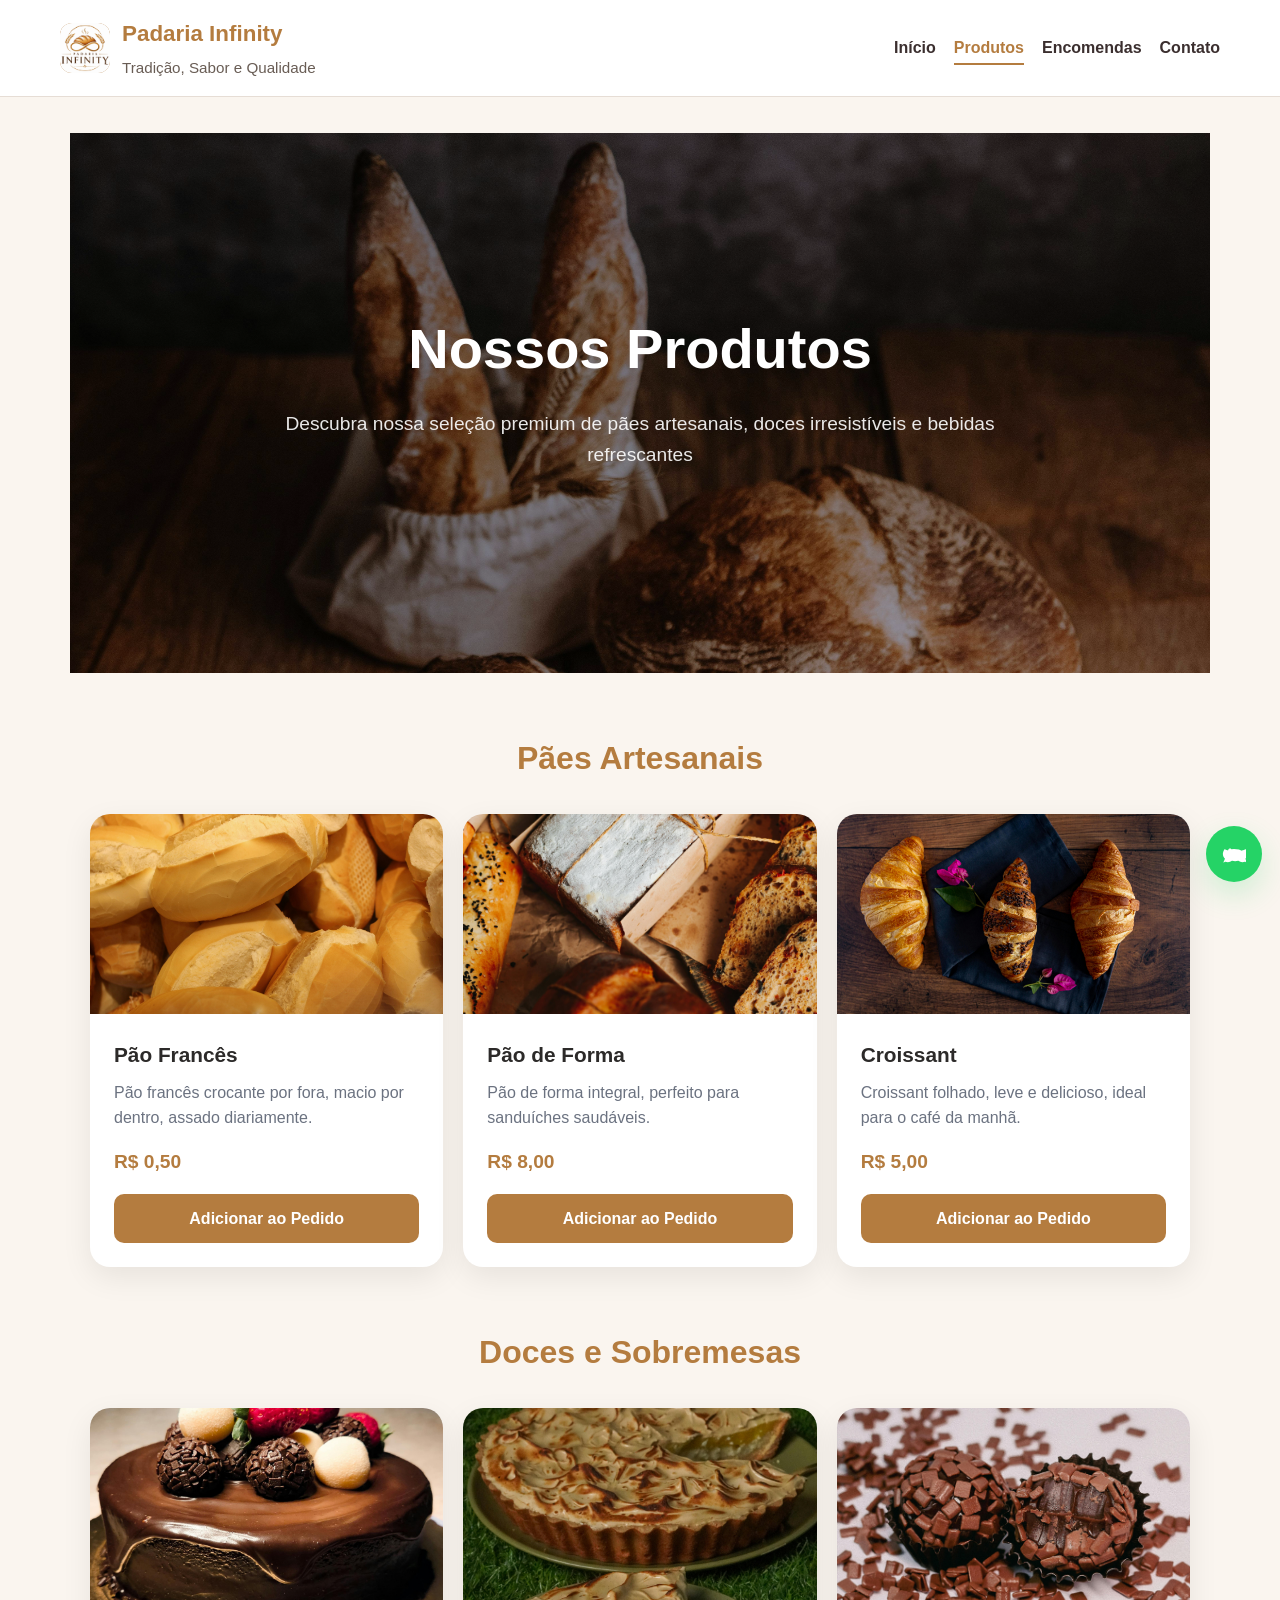
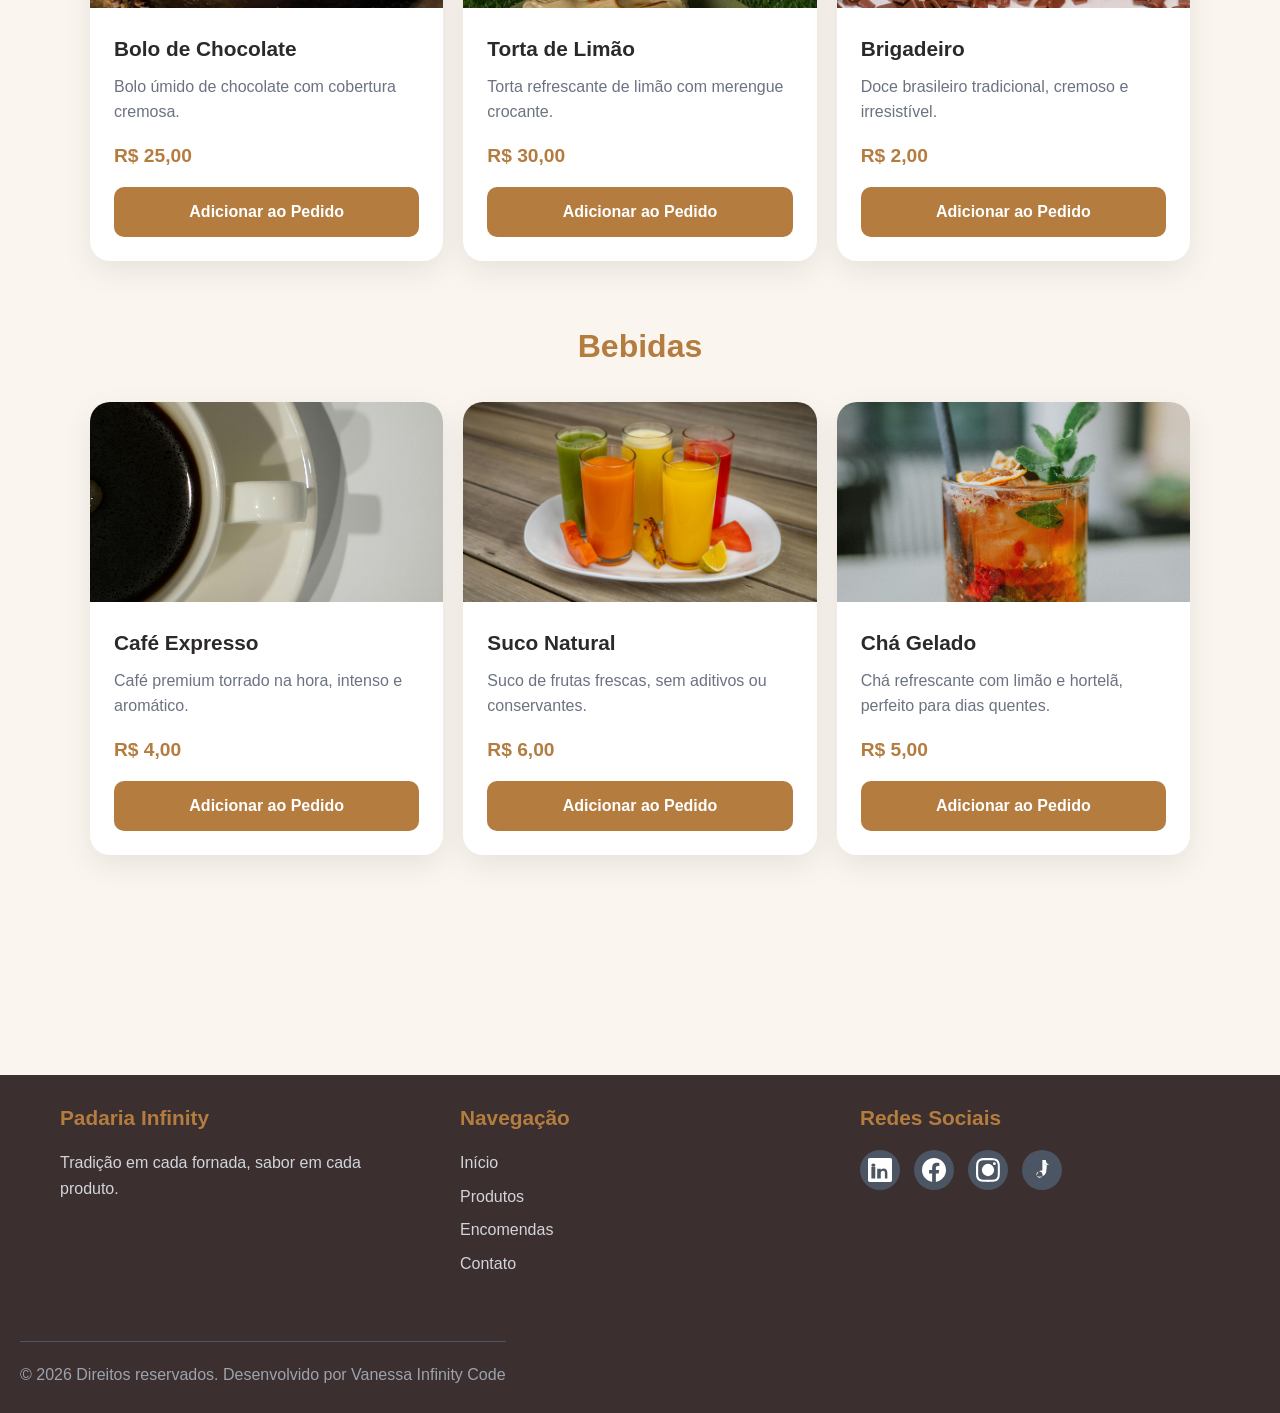
<file: produtos.html>
<!DOCTYPE html>
<html lang="pt-br">
<head>
  <meta charset="UTF-8">
  <meta name="viewport" content="width=device-width, initial-scale=1.0">
  <meta name="description" content="Confira nosso catálogo de produtos: pães artesanais, doces, sobremesas e bebidas premium. Qualidade garantida todos os dias.">
  <meta name="keywords" content="produtos, pães, doces, sobremesas, bebidas, padaria">
  <meta name="author" content="Vanessa Infinity Code">
  <meta property="og:title" content="Produtos - Padaria Infinity">
  <meta property="og:description" content="Descubra nossa seleção premium de pães artesanais, doces irresistíveis e bebidas refrescantes">
  <meta property="og:type" content="website">
  <title>Produtos - Padaria Infinity</title>
  <link rel="stylesheet" href="style.css">
  <link rel="manifest" href="manifest.json">
  <link rel="icon" type="image/x-icon" href="imagens/logo.png">
</head>
<body>
  <a href="#main-content" class="skip-to-main">Pular para conteúdo principal</a>
  
  <a class="whatsapp-float" href="https://wa.me/55119964995899?text=Olá,%20gostaria%20de%20falar%20com%20a%20Padaria%20Infinity" target="_blank" rel="noreferrer" aria-label="Abrir WhatsApp da Padaria Infinity">
    <svg viewBox="0 0 24 24" fill="currentColor"><path d="M17.472 14.382c-.297-.149-1.758-.867-2.03-.967-.273-.099-.471-.148-.67.15-.197.297-.767.966-.94 1.164-.173.199-.347.223-.644.075-.297-.15-1.255-.463-2.39-1.475-.883-.788-1.48-1.761-1.653-2.059-.173-.297-.018-.458.13-.606.134-.133.298-.347.446-.52.149-.174.198-.298.298-.497.099-.198.05-.371-.025-.52-.075-.149-.669-1.612-.916-2.207-.242-.579-.487-.5-.67-.51-.173-.008-.371-.01-.57-.01-.198 0-.52.074-.792.372-.272.297-1.04 1.016-1.04 2.479 0 1.462 1.065 2.875 1.213 3.074.149.198 2.096 3.2 5.076 4.487.709.306 1.262.489 1.694.625.712.227 1.36.195 1.871.118.571-.085 1.758-.719 2.006-1.413.248-.694.248-1.289.173-1.413-.074-.124-.272-.198-.57-.347m-5.421-7.403h-.004a9.87 9.87 0 00-4.946 1.348l-.355.192-.368-.06c-1.286-.264-2.514-.666-3.555-1.303l-.142-.091-.154.164a6.993 6.993 0 00-1.524 3.501c-.423 1.994.3 4.259 1.803 5.748l.155.159-.048.137c-.568 1.622-.923 2.236-1.58 3.772.607-.175 1.19-.435 1.753-.768l.131-.09.145.04c2.363.786 4.806.48 6.57-.923l.151-.114.157.044c1.913.56 3.97.56 5.883 0l.157-.044.151.114c1.764 1.403 4.207 1.71 6.57.923l.145-.04.131.09c.563.333 1.146.593 1.753.768-.657-1.536-1.012-2.15-1.58-3.772l-.048-.137.155-.159c1.503-1.489 2.226-3.754 1.803-5.748a6.993 6.993 0 00-1.524-3.501l-.142-.091-.154.164c-1.041.637-2.269 1.039-3.555 1.303l-.368.06-.355-.192a9.87 9.87 0 00-4.946-1.348z"/></svg>
  </a>

  <header class="site-header">
    <div class="header-container">
      <div class="brand">
        <div class="logo-box">
          <img src="imagens/logo.png" alt="Logo Padaria Infinity" class="logo" onerror="this.style.display='none'">
        </div>
        <div class="brand-text">
          <h1>Padaria Infinity</h1>
          <p>Tradição, Sabor e Qualidade</p>
        </div>
      </div>
      
      <nav class="main-nav">
        <a href="index.html" class="nav-link">Início</a>
        <a href="produtos.html" class="nav-link active">Produtos</a>
        <a href="encomendas.html" class="nav-link">Encomendas</a>
        <a href="contatos.html" class="nav-link">Contato</a>
      </nav>
    </div>
  </header>

  <main id="main-content">
    <section class="products-hero">
      <div class="container">
        <h1>Nossos Produtos</h1>
        <p>Descubra nossa seleção premium de pães artesanais, doces irresistíveis e bebidas refrescantes</p>
      </div>
    </section>

    <section class="products-section">
      <div class="container">
        <div class="category-section">
          <h2>Pães Artesanais</h2>
          <div class="product-grid">
            <article class="product-card">
              <img src="imagens/pao frances.jpg" alt="Pão Francês" class="product-image">
              <div class="product-info">
                <h3>Pão Francês</h3>
                <p>Pão francês crocante por fora, macio por dentro, assado diariamente.</p>
                <div class="product-price">R$ 0,50</div>
                <button class="add-to-cart-btn" onclick="adicionarProduto('Pão Francês', 0.50)">Adicionar ao Pedido</button>
              </div>
            </article>
            <article class="product-card">
              <img src="imagens/pao-sovado.jpg" alt="Pão de Forma" class="product-image">
              <div class="product-info">
                <h3>Pão de Forma</h3>
                <p>Pão de forma integral, perfeito para sanduíches saudáveis.</p>
                <div class="product-price">R$ 8,00</div>
                <button class="add-to-cart-btn" onclick="adicionarProduto('Pão de Forma', 8.00)">Adicionar ao Pedido</button>
              </div>
            </article>
            <article class="product-card">
              <img src="imagens/croassaint.jpg" alt="Croissant" class="product-image">
              <div class="product-info">
                <h3>Croissant</h3>
                <p>Croissant folhado, leve e delicioso, ideal para o café da manhã.</p>
                <div class="product-price">R$ 5,00</div>
                <button class="add-to-cart-btn" onclick="adicionarProduto('Croissant', 5.00)">Adicionar ao Pedido</button>
              </div>
            </article>
          </div>
        </div>

        <div class="category-section">
          <h2>Doces e Sobremesas</h2>
          <div class="product-grid">
            <article class="product-card">
              <img src="imagens/bolo chocolate.jpg" alt="Bolo de Chocolate" class="product-image">
              <div class="product-info">
                <h3>Bolo de Chocolate</h3>
                <p>Bolo úmido de chocolate com cobertura cremosa.</p>
                <div class="product-price">R$ 25,00</div>
                <button class="add-to-cart-btn" onclick="adicionarProduto('Bolo de Chocolate', 25.00)">Adicionar ao Pedido</button>
              </div>
            </article>
            <article class="product-card">
              <img src="imagens/torta limão.jpg" alt="Torta de Limão" class="product-image">
              <div class="product-info">
                <h3>Torta de Limão</h3>
                <p>Torta refrescante de limão com merengue crocante.</p>
                <div class="product-price">R$ 30,00</div>
                <button class="add-to-cart-btn" onclick="adicionarProduto('Torta de Limão', 30.00)">Adicionar ao Pedido</button>
              </div>
            </article>
            <article class="product-card">
              <img src="imagens/brigadeiro.jpg" alt="Brigadeiro" class="product-image">
              <div class="product-info">
                <h3>Brigadeiro</h3>
                <p>Doce brasileiro tradicional, cremoso e irresistível.</p>
                <div class="product-price">R$ 2,00</div>
                <button class="add-to-cart-btn" onclick="adicionarProduto('Brigadeiro', 2.00)">Adicionar ao Pedido</button>
              </div>
            </article>
          </div>
        </div>

        <div class="category-section">
          <h2>Bebidas</h2>
          <div class="product-grid">
            <article class="product-card">
              <img src="imagens/cafe-preto.jpg" alt="Café Expresso" class="product-image">
              <div class="product-info">
                <h3>Café Expresso</h3>
                <p>Café premium torrado na hora, intenso e aromático.</p>
                <div class="product-price">R$ 4,00</div>
                <button class="add-to-cart-btn" onclick="adicionarProduto('Café Expresso', 4.00)">Adicionar ao Pedido</button>
              </div>
            </article>
            <article class="product-card">
              <img src="imagens/suco natural.jpg" alt="Suco Natural" class="product-image">
              <div class="product-info">
                <h3>Suco Natural</h3>
                <p>Suco de frutas frescas, sem aditivos ou conservantes.</p>
                <div class="product-price">R$ 6,00</div>
                <button class="add-to-cart-btn" onclick="adicionarProduto('Suco Natural', 6.00)">Adicionar ao Pedido</button>
              </div>
            </article>
            <article class="product-card">
              <img src="imagens/cha gelado.jpg" alt="Chá Gelado" class="product-image">
              <div class="product-info">
                <h3>Chá Gelado</h3>
                <p>Chá refrescante com limão e hortelã, perfeito para dias quentes.</p>
                <div class="product-price">R$ 5,00</div>
                <button class="add-to-cart-btn" onclick="adicionarProduto('Chá Gelado', 5.00)">Adicionar ao Pedido</button>
              </div>
            </article>
          </div>
        </div>
      </div>
    </section>
  </main>

  <footer class="site-footer">
    <div class="container footer-content">
      <div class="footer-section">
        <h3>Padaria Infinity</h3>
        <p>Tradição em cada fornada, sabor em cada produto.</p>
      </div>
      <div class="footer-section">
        <h3>Navegação</h3>
        <ul>
          <li><a href="index.html">Início</a></li>
          <li><a href="produtos.html">Produtos</a></li>
          <li><a href="encomendas.html">Encomendas</a></li>
          <li><a href="contatos.html">Contato</a></li>
        </ul>
      </div>
      <div class="footer-section">
        <h3>Redes Sociais</h3>
        <div class="social-links">
          <a href="https://linkedin.com" target="_blank" rel="noopener noreferrer" aria-label="LinkedIn da Padaria Infinity" title="LinkedIn">
            <svg viewBox="0 0 24 24" fill="currentColor"><path d="M20.447 20.452h-3.554v-5.569c0-1.328-.475-2.236-1.986-2.236-1.081 0-1.722.731-2.004 1.438-.103.25-.129.599-.129.948v5.419h-3.554s.05-8.795 0-9.733h3.554v1.375c.427-.659 1.191-1.592 2.897-1.592 2.117 0 3.704 1.385 3.704 4.362v5.588zM5.337 8.855c-1.144 0-1.915-.759-1.915-1.71 0-.955.77-1.71 1.96-1.71 1.188 0 1.915.755 1.94 1.71 0 .951-.752 1.71-1.985 1.71zm1.946 11.597H3.392V9.019h3.891v11.433zM22.225 0H1.771C.792 0 0 .774 0 1.729v20.542C0 23.227.792 24 1.771 24h20.451C23.2 24 24 23.227 24 22.271V1.729C24 .774 23.2 0 22.225 0z"/></svg>
          </a>
          <a href="https://facebook.com" target="_blank" rel="noopener noreferrer" aria-label="Facebook da Padaria Infinity" title="Facebook">
            <svg viewBox="0 0 24 24" fill="currentColor"><path d="M24 12.073c0-6.627-5.373-12-12-12s-12 5.373-12 12c0 5.99 4.388 10.954 10.125 11.854v-8.385H7.078v-3.47h3.047V9.43c0-3.007 1.792-4.669 4.533-4.669 1.312 0 2.686.235 2.686.235v2.953H15.83c-1.491 0-1.956.925-1.956 1.874v2.25h3.328l-.532 3.47h-2.796v8.385C19.612 23.027 24 18.062 24 12.073z"/></svg>
          </a>
          <a href="https://instagram.com" target="_blank" rel="noopener noreferrer" aria-label="Instagram da Padaria Infinity" title="Instagram">
            <svg viewBox="0 0 24 24" fill="currentColor"><path d="M12 0C8.74 0 8.333.015 7.053.072 5.775.132 4.905.333 4.117.63c-.794.297-1.473.702-2.082 1.31-.609.609-1.013 1.288-1.31 2.082-.297.788-.5 1.657-.56 2.935C.015 8.333 0 8.74 0 12s.015 3.667.072 4.947c.06 1.277.263 2.148.56 2.935.297.795.702 1.474 1.31 2.082.609.609 1.288 1.013 2.082 1.31.788.297 1.66.5 2.948.56 1.272.072 1.67.088 4.947.088s3.667-.016 4.947-.072c1.277-.06 2.148-.262 2.935-.56.795-.297 1.474-.702 2.082-1.31.609-.609 1.013-1.288 1.31-2.082.297-.787.5-1.657.56-2.935.072-1.279.088-1.687.088-4.947s-.015-3.667-.072-4.947c-.06-1.277-.262-2.149-.56-2.935-.297-.795-.702-1.474-1.31-2.082-.609-.609-1.288-1.013-2.082-1.31-.788-.297-1.657-.5-2.935-.56C15.667.015 15.26 0 12 0zm0 2.16c3.203 0 3.585.009 4.849.070 1.171.054 1.805.244 2.227.408.562.217.96.477 1.382.896.419.42.679.819.896 1.381.164.422.354 1.057.408 2.227.061 1.264.07 1.645.07 4.849 0 3.205-.009 3.584-.070 4.849-.054 1.171-.244 1.804-.408 2.227-.217.562-.477.96-.896 1.382-.42.419-.819.679-1.381.896-.422.164-1.056.354-2.227.408-1.264.061-1.645.07-4.849.07-3.204 0-3.584-.009-4.849-.070-1.171-.054-1.805-.244-2.227-.408-.562-.217-.96-.477-1.382-.896-.419-.42-.679-.819-.896-1.381-.164-.422-.354-1.057-.408-2.227-.061-1.264-.07-1.645-.07-4.849 0-3.204.009-3.584.070-4.849.054-1.171.244-1.804.408-2.227.217-.562.477-.96.896-1.382.42-.419.819-.679 1.381-.896.422-.164 1.056-.354 2.227-.408 1.264-.061 1.645-.07 4.849-.07zM5.838 12a6.162 6.162 0 1 1 12.324 0 6.162 6.162 0 0 1-12.324 0zM12 16a4 4 0 1 1 0-8 4 4 0 0 1 0 8zm4.965-10.322a1.44 1.44 0 1 1 2.881.001 1.44 1.44 0 0 1-2.881-.001z"/></svg>
          </a>
          <a href="https://tiktok.com" target="_blank" rel="noopener noreferrer" aria-label="TikTok da Padaria Infinity" title="TikTok">
            <svg viewBox="0 0 24 24" fill="currentColor"><path d="M19.59 6.69a4.83 4.83 0 0 1-3.77-4.25V2h-3.45v13.67a2.89 2.89 0 0 1-5.66 1.94 2.89 2.89 0 0 1 5.66-1.93v-3.49a6.47 6.47 0 0 0-5.61 5.63 6.37 6.37 0 0 0 9.59-5.84c.23-1.13.36-2.36.36-3.59V6a8.38 8.38 0 0 0-4.1 1.04z"/></svg>
          </a>
        </div>
      </div>
    </div>
    <div class="footer-bottom">
      <p>&copy; 2026 Direitos reservados. Desenvolvido por Vanessa Infinity Code</p>
    </div>
  </footer>

  <script src="produtos.js"></script>
  <script src="script.js"></script>
</body>
</html>
</file>
<file: style.css>
/* Reset and Base Styles */
* {
  box-sizing: border-box;
  margin: 0;
  padding: 0;
}

body {
  font-family: 'Inter', -apple-system, BlinkMacSystemFont, 'Segoe UI', Roboto, sans-serif;
  background: #faf5ef;
  color: #2c2a29;
  line-height: 1.6;
  overflow-x: hidden;
}

img {
  max-width: 100%;
  display: block;
}

a {
  color: inherit;
  text-decoration: none;
}

button,
input,
select,
textarea {
  font: inherit;
}

/* WhatsApp Float */
.whatsapp-float {
  position: fixed;
  bottom: 24px;
  right: 24px;
  width: 56px;
  height: 56px;
  background: #25d366;
  border-radius: 50%;
  display: flex;
  align-items: center;
  justify-content: center;
  color: white;
  font-size: 24px;
  box-shadow: 0 4px 12px rgba(37, 211, 102, 0.3);
  transition: transform 0.2s ease;
  z-index: 1000;
}

.whatsapp-float:hover {
  transform: scale(1.1);
}

/* Header */
.site-header {
  position: sticky;
  top: 0;
  z-index: 100;
  background: rgba(255, 255, 255, 0.96);
  backdrop-filter: blur(10px);
  border-bottom: 1px solid #e6ddd5;
}

.header-container {
  max-width: 1200px;
  margin: 0 auto;
  padding: 16px 20px;
  display: flex;
  align-items: center;
  justify-content: space-between;
  gap: 20px;
}

.brand {
  display: flex;
  align-items: center;
  gap: 12px;
}

.logo-box {
  width: 50px;
  height: 50px;
  border-radius: 12px;
  overflow: hidden;
  background: #b47c3f;
  display: flex;
  align-items: center;
  justify-content: center;
}

.logo {
  width: 100%;
  height: 100%;
  object-fit: cover;
}

.brand-text h1 {
  font-size: 1.5rem;
  font-weight: 700;
  color: #b47c3f;
  margin: 0;
}

.brand-text p {
  font-size: 0.875rem;
  color: #6b7280;
  margin: 0;
}

.main-nav {
  display: flex;
  gap: 24px;
}

.nav-link {
  font-weight: 500;
  color: #4b5563;
  transition: color 0.2s ease;
  position: relative;
}

.nav-link.active {
  color: #b47c3f;
}

.nav-link::after {
  content: '';
  position: absolute;
  bottom: -4px;
  left: 0;
  width: 0;
  height: 2px;
  background: #b47c3f;
  transition: width 0.2s ease;
}

.nav-link:hover::after,
.nav-link.active::after {
  width: 100%;
}

/* Main Content */
main {
  max-width: 1200px;
  margin: 0 auto;
  padding: 0 20px;
}

.container {
  max-width: 1200px;
  margin: 0 auto;
  padding: 0 20px;
}

/* Hero Sections */
.hero,
.products-hero,
.orders-hero,
.contact-hero {
  background: linear-gradient(135deg, rgba(0, 0, 0, 0.4), rgba(0, 0, 0, 0.2)), url('imagens/paes-cafe.jpg') center/cover no-repeat;
  color: white;
  min-height: 60vh;
  display: flex;
  align-items: center;
  justify-content: center;
  text-align: center;
  padding: 80px 20px;
  margin-bottom: 60px;
}

.hero-content,
.products-hero .container,
.orders-hero .container,
.contact-hero .container {
  max-width: 800px;
}

.hero h2,
.products-hero h1,
.orders-hero h1,
.contact-hero h1 {
  font-size: clamp(2rem, 5vw, 3.5rem);
  font-weight: 700;
  margin: 0 0 16px;
}

.hero p,
.products-hero p,
.orders-hero p,
.contact-hero p {
  font-size: 1.2rem;
  margin: 0 0 32px;
  opacity: 0.9;
}

.cta-button {
  display: inline-flex;
  align-items: center;
  justify-content: center;
  padding: 16px 32px;
  background: #b47c3f;
  color: white;
  border: none;
  border-radius: 50px;
  font-weight: 600;
  font-size: 1.1rem;
  cursor: pointer;
  transition: all 0.3s ease;
  box-shadow: 0 4px 15px rgba(180, 124, 63, 0.3);
}

.cta-button:hover {
  transform: translateY(-2px);
  box-shadow: 0 8px 25px rgba(180, 124, 63, 0.4);
}

.cta-button.primary {
  background: #b47c3f;
}

.cta-button.secondary {
  background: #6b7280;
}

/* Sections */
section {
  margin-bottom: 80px;
}

.intro-section {
  display: grid;
  grid-template-columns: 1fr 1fr;
  gap: 60px;
  align-items: start;
  margin-bottom: 80px;
}

.intro-text h2 {
  font-size: 2.5rem;
  font-weight: 700;
  color: #b47c3f;
  margin-bottom: 20px;
}

.intro-text p {
  font-size: 1.1rem;
  line-height: 1.7;
  color: #4b5563;
}

.values-grid {
  display: grid;
  grid-template-columns: repeat(auto-fit, minmax(250px, 1fr));
  gap: 30px;
}

.value-card {
  background: white;
  border-radius: 20px;
  padding: 32px 24px;
  text-align: center;
  box-shadow: 0 10px 30px rgba(0, 0, 0, 0.08);
  transition: transform 0.3s ease, box-shadow 0.3s ease;
}

.value-card:hover {
  transform: translateY(-5px);
  box-shadow: 0 20px 40px rgba(0, 0, 0, 0.12);
}

.value-icon {
  font-size: 3rem;
  margin-bottom: 16px;
}

.value-card h3 {
  font-size: 1.5rem;
  font-weight: 600;
  color: #b47c3f;
  margin-bottom: 12px;
}

.value-card p {
  color: #6b7280;
  line-height: 1.6;
}

/* Gallery */
.gallery-section {
  background: white;
  border-radius: 20px;
  padding: 60px 40px;
  box-shadow: 0 10px 30px rgba(0, 0, 0, 0.08);
  margin-bottom: 80px;
}

.gallery-section h2 {
  text-align: center;
  font-size: 2.5rem;
  font-weight: 700;
  color: #b47c3f;
  margin-bottom: 40px;
}

.gallery-grid {
  display: grid;
  grid-template-columns: repeat(auto-fit, minmax(250px, 1fr));
  gap: 20px;
}

.gallery-item {
  position: relative;
  border-radius: 15px;
  overflow: hidden;
  aspect-ratio: 4/3;
  box-shadow: 0 8px 25px rgba(0, 0, 0, 0.1);
  transition: transform 0.3s ease;
}

.gallery-item:hover {
  transform: scale(1.05);
}

.gallery-item img {
  width: 100%;
  height: 100%;
  object-fit: cover;
}

.gallery-item span {
  position: absolute;
  bottom: 0;
  left: 0;
  right: 0;
  background: linear-gradient(transparent, rgba(0, 0, 0, 0.7));
  color: white;
  padding: 20px 16px 16px;
  font-weight: 600;
  font-size: 1.1rem;
}

/* Horario */
.horario-section {
  background: #b47c3f;
  color: white;
  border-radius: 20px;
  padding: 60px 40px;
  text-align: center;
  margin-bottom: 80px;
}

.horario-section h2 {
  font-size: 2.5rem;
  font-weight: 700;
  margin-bottom: 40px;
}

.horario-grid {
  display: grid;
  grid-template-columns: repeat(auto-fit, minmax(200px, 1fr));
  gap: 30px;
}

.horario-item {
  background: rgba(255, 255, 255, 0.1);
  border-radius: 15px;
  padding: 30px 20px;
  backdrop-filter: blur(10px);
}

.horario-item strong {
  display: block;
  font-size: 1.3rem;
  font-weight: 600;
  margin-bottom: 8px;
}

.horario-item p {
  font-size: 1.1rem;
  opacity: 0.9;
}

/* CTA Section */
.cta-section {
  text-align: center;
  margin-bottom: 80px;
}

.cta-section h2 {
  font-size: 2.5rem;
  font-weight: 700;
  color: #b47c3f;
  margin-bottom: 20px;
}

.cta-buttons {
  display: flex;
  gap: 20px;
  justify-content: center;
  flex-wrap: wrap;
}

/* Products */
.products-section {
  margin-bottom: 80px;
}

.category-section {
  margin-bottom: 60px;
}

.category-section h2 {
  font-size: 2rem;
  font-weight: 700;
  color: #b47c3f;
  margin-bottom: 30px;
  text-align: center;
}

.product-grid {
  display: grid;
  grid-template-columns: repeat(auto-fit, minmax(280px, 1fr));
  gap: 30px;
}

.product-card {
  background: white;
  border-radius: 20px;
  overflow: hidden;
  box-shadow: 0 10px 30px rgba(0, 0, 0, 0.08);
  transition: transform 0.3s ease, box-shadow 0.3s ease;
}

.product-card:hover {
  transform: translateY(-5px);
  box-shadow: 0 20px 40px rgba(0, 0, 0, 0.12);
}

.product-image {
  width: 100%;
  height: 200px;
  object-fit: cover;
}

.product-info {
  padding: 24px;
}

.product-info h3 {
  font-size: 1.3rem;
  font-weight: 600;
  color: #2c2a29;
  margin-bottom: 8px;
}

.product-info p {
  color: #6b7280;
  line-height: 1.6;
  margin-bottom: 16px;
}

.product-price {
  font-size: 1.2rem;
  font-weight: 700;
  color: #b47c3f;
  margin-bottom: 16px;
}

.add-to-cart-btn {
  width: 100%;
  padding: 12px;
  background: #b47c3f;
  color: white;
  border: none;
  border-radius: 10px;
  font-weight: 600;
  cursor: pointer;
  transition: background 0.2s ease;
}

.add-to-cart-btn:hover {
  background: #9c6933;
}

/* Orders */
.orders-section {
  margin-bottom: 80px;
}

.form-grid {
  display: grid;
  grid-template-columns: 1fr 1fr;
  gap: 60px;
  align-items: start;
}

.customer-form h2,
.order-form h2 {
  font-size: 2rem;
  font-weight: 700;
  color: #b47c3f;
  margin-bottom: 30px;
}

.form-group {
  margin-bottom: 20px;
}

.form-group label {
  display: block;
  font-weight: 500;
  color: #4b5563;
  margin-bottom: 6px;
}

.form-group input,
.form-group select,
.form-group textarea {
  width: 100%;
  padding: 12px 16px;
  border: 2px solid #e5e7eb;
  border-radius: 10px;
  font-size: 1rem;
  transition: border-color 0.2s ease;
}

.form-group input:focus,
.form-group select:focus,
.form-group textarea:focus {
  outline: none;
  border-color: #b47c3f;
}

.form-group textarea {
  resize: vertical;
  min-height: 100px;
}

.pedido-list {
  background: white;
  border-radius: 15px;
  padding: 20px;
  min-height: 200px;
  box-shadow: 0 5px 15px rgba(0, 0, 0, 0.08);
}

.pedido-item {
  display: flex;
  justify-content: space-between;
  align-items: center;
  padding: 12px 0;
  border-bottom: 1px solid #e5e7eb;
}

.pedido-item:last-child {
  border-bottom: none;
}

.pedido-item button {
  background: #dc2626;
  color: white;
  border: none;
  border-radius: 6px;
  padding: 6px 12px;
  cursor: pointer;
  font-size: 0.875rem;
  transition: background 0.2s ease;
}

.pedido-item button:hover {
  background: #b91c1c;
}

.empty-cart {
  text-align: center;
  color: #6b7280;
  font-style: italic;
}

.order-summary {
  background: white;
  border-radius: 15px;
  padding: 24px;
  box-shadow: 0 5px 15px rgba(0, 0, 0, 0.08);
  margin-top: 20px;
}

.total-section,
.tarifa-section,
.grand-total {
  display: flex;
  justify-content: space-between;
  align-items: center;
  margin-bottom: 12px;
  font-size: 1.1rem;
}

.grand-total {
  font-size: 1.3rem;
  font-weight: 700;
  color: #b47c3f;
  border-top: 2px solid #e5e7eb;
  padding-top: 12px;
  margin-top: 12px;
}

.tarifa-info {
  font-size: 0.875rem;
  color: #6b7280;
  font-style: italic;
}

.submit-order-btn {
  width: 100%;
  padding: 16px;
  background: #b47c3f;
  color: white;
  border: none;
  border-radius: 10px;
  font-size: 1.1rem;
  font-weight: 600;
  cursor: pointer;
  transition: background 0.2s ease;
  margin-top: 20px;
}

.submit-order-btn:hover {
  background: #9c6933;
}

.hidden {
  display: none !important;
}

/* Contact */
.contact-section {
  margin-bottom: 80px;
}

.contact-grid {
  display: grid;
  grid-template-columns: 1fr 1fr;
  gap: 60px;
  align-items: start;
}

.contact-form h2 {
  font-size: 2rem;
  font-weight: 700;
  color: #b47c3f;
  margin-bottom: 30px;
}

.submit-contact-btn {
  width: 100%;
  padding: 16px;
  background: #b47c3f;
  color: white;
  border: none;
  border-radius: 10px;
  font-size: 1.1rem;
  font-weight: 600;
  cursor: pointer;
  transition: background 0.2s ease;
  margin-top: 20px;
}

.submit-contact-btn:hover {
  background: #9c6933;
}

.contact-info h2 {
  font-size: 2rem;
  font-weight: 700;
  color: #b47c3f;
  margin-bottom: 30px;
}

.map-box {
  border-radius: 15px;
  overflow: hidden;
  box-shadow: 0 10px 30px rgba(0, 0, 0, 0.1);
  margin-bottom: 30px;
}

.contact-details h3 {
  font-size: 1.3rem;
  font-weight: 600;
  color: #b47c3f;
  margin-bottom: 8px;
}

.contact-details p {
  color: #6b7280;
  line-height: 1.6;
  margin-bottom: 16px;
}

/* Footer */
.site-footer {
  background: #2c2a29;
  color: white;
  padding: 60px 0 20px;
  margin-top: 80px;
}

.footer-content {
  display: grid;
  grid-template-columns: repeat(auto-fit, minmax(250px, 1fr));
  gap: 40px;
  margin-bottom: 40px;
}

.footer-section h3 {
  font-size: 1.3rem;
  font-weight: 600;
  color: #b47c3f;
  margin-bottom: 16px;
}

.footer-section p {
  color: #d1d5db;
  line-height: 1.6;
}

.footer-section ul {
  list-style: none;
}

.footer-section li {
  margin-bottom: 8px;
}

.footer-section a {
  color: #d1d5db;
  transition: color 0.2s ease;
}

.footer-section a:hover {
  color: #b47c3f;
}

.social-links {
  display: flex;
  gap: 16px;
  margin-top: 16px;
}

.social-links a {
  width: 40px;
  height: 40px;
  background: #4b5563;
  border-radius: 50%;
  display: flex;
  align-items: center;
  justify-content: center;
  font-weight: bold;
  transition: background 0.2s ease;
}

.social-links svg {
  width: 24px;
  height: 24px;
  color: white;
}

.social-links a:hover {
  background: #b47c3f;
}

.footer-bottom {
  border-top: 1px solid #4b5563;
  padding-top: 20px;
  text-align: center;
  color: #9ca3af;
}

/* Responsive */
@media (max-width: 768px) {
  .header-container {
    flex-direction: column;
    gap: 16px;
  }

  .main-nav {
    gap: 16px;
  }

  .intro-section,
  .form-grid,
  .contact-grid {
    grid-template-columns: 1fr;
    gap: 40px;
  }

  .hero,
  .products-hero,
  .orders-hero,
  .contact-hero {
    min-height: 50vh;
    padding: 60px 20px;
  }

  .gallery-grid,
  .product-grid {
    grid-template-columns: 1fr;
  }

  .horario-grid {
    grid-template-columns: 1fr;
  }

  .cta-buttons {
    flex-direction: column;
    align-items: center;
  }

  .values-grid {
    grid-template-columns: 1fr;
  }

  .footer-content {
    grid-template-columns: 1fr;
    text-align: center;
  }

  .whatsapp-float {
    width: 50px;
    height: 50px;
    bottom: 16px;
    right: 16px;
  }
}

@media (max-width: 480px) {
  .container {
    padding: 0 16px;
  }

  main {
    padding: 0 16px;
  }

  .hero h2,
  .products-hero h1,
  .orders-hero h1,
  .contact-hero h1 {
    font-size: 2rem;
  }

  .intro-text h2,
  .gallery-section h2,
  .horario-section h2,
  .cta-section h2 {
    font-size: 2rem;
  }

  .product-card,
  .value-card {
    margin: 0 auto;
    max-width: 100%;
  }
}

/* Acessibilidade - Focus States */
button:focus,
a:focus,
input:focus,
select:focus,
textarea:focus {
  outline: 2px solid #b47c3f;
  outline-offset: 2px;
}

/* Skip to main content */
.skip-to-main {
  position: absolute;
  left: -9999px;
  z-index: 999;
}

.skip-to-main:focus {
  left: 0;
  top: 0;
  background: #b47c3f;
  color: white;
  padding: 10px 20px;
  text-decoration: none;
}

/* Melhorias gerais */
button {
  cursor: pointer;
  border: none;
}

html {
  scroll-behavior: smooth;
}

/* High contrast mode support */
@media (prefers-contrast: more) {
  button,
  a {
    font-weight: 700;
  }
}

.logo {
  width: 60px;
  height: 60px;
  border-radius: 16px;
  object-fit: cover;
  background: #f1e7dc;
}

.brand h1 {
  margin: 0;
  font-size: 1.4rem;
}

.brand p {
  margin: 4px 0 0;
  color: #695d55;
  font-size: 0.95rem;
}

.main-nav {
  display: flex;
  flex-wrap: wrap;
  gap: 18px;
}

.main-nav a {
  color: #3b2f2f;
  font-weight: 600;
  transition: color 0.2s ease;
}

.main-nav a:hover {
  color: #b47c3f;
}

.whatsapp-float {
  position: fixed;
  right: 18px;
  bottom: 18px;
  z-index: 20;
  display: inline-flex;
  align-items: center;
  gap: 10px;
  padding: 12px 16px;
  background: #25d366;
  color: white;
  border-radius: 999px;
  box-shadow: 0 12px 30px rgba(37, 211, 102, 0.2);
}

.whatsapp-float img {
  width: 22px;
  height: 22px;
}

.hero {
  background: linear-gradient(180deg, rgba(0, 0, 0, 0.35), rgba(0, 0, 0, 0.2)), url('imagens/paes-cafe.jpg') center/cover no-repeat;
  color: white;
  min-height: 70vh;
  display: flex;
  align-items: center;
  justify-content: center;
  text-align: center;
  padding: 80px 20px;
}

.hero-content {
  max-width: 760px;
}

.hero h2 {
  font-size: clamp(2rem, 4vw, 3rem);
  margin: 0 0 16px;
}

.hero p {
  font-size: 1.05rem;
  margin: 0 0 24px;
  color: #f4eadc;
}

.button {
  display: inline-flex;
  align-items: center;
  justify-content: center;
  padding: 14px 24px;
  background: #b47c3f;
  color: white;
  border: none;
  border-radius: 999px;
  cursor: pointer;
  transition: transform 0.2s ease, background 0.2s ease;
}

.button:hover {
  transform: translateY(-1px);
  background: #9c6933;
}

main {
  max-width: 1180px;
  margin: 0 auto;
  padding: 36px 20px 60px;
}

section {
  margin-bottom: 60px;
}

.intro {
  display: grid;
  grid-template-columns: minmax(260px, 1fr) 1.3fr;
  gap: 32px;
  align-items: start;
}

.text-block h2,
.gallery h2,
.produtos-section h2,
.agendamento-section h2,
.contato-section h2,
.horario h2 {
  margin-top: 0;
}

.cards {
  display: grid;
  gap: 18px;
}

.cards article,
.box-form,
.map-box {
  background: white;
  border-radius: 20px;
  padding: 24px;
  box-shadow: 0 10px 30px rgba(60, 40, 20, 0.08);
}

.cards article h3 {
  margin-top: 0;
}

.gallery-grid {
  display: grid;
  grid-template-columns: repeat(auto-fit, minmax(180px, 1fr));
  gap: 18px;
}

.gallery-item {
  position: relative;
  overflow: hidden;
  border-radius: 20px;
}

.gallery-item span {
  position: absolute;
  left: 16px;
  bottom: 16px;
  color: white;
  font-weight: 700;
  text-shadow: 0 5px 18px rgba(0, 0, 0, 0.4);
}

.horario {
  background: #fff9f0;
  border-radius: 20px;
  padding: 28px;
  text-align: center;
}

.horario p {
  margin: 8px 0;
  font-weight: 600;
}

.produtos-section p {
  color: #5a4c3f;
}

.category + .category {
  margin-top: 36px;
}

.product-grid {
  display: grid;
  grid-template-columns: repeat(auto-fit, minmax(240px, 1fr));
  gap: 20px;
}

.produto-card {
  display: grid;
  gap: 16px;
  border-radius: 24px;
  overflow: hidden;
  background: white;
  padding: 0 0 24px;
}

.produto-card img {
  width: 100%;
  height: 180px;
  object-fit: cover;
}

.produto-card h4 {
  margin: 0;
}

.produto-card p {
  margin: 0;
  color: #6b5a4a;
}

.produto-card span {
  font-weight: 700;
}

.produto-card button {
  margin: 0 20px;
}

.forms-grid {
  display: grid;
  grid-template-columns: 1fr 1fr;
  gap: 24px;
}

.box-form label {
  display: grid;
  gap: 8px;
  margin-bottom: 18px;
  font-weight: 600;
}

.box-form input,
.box-form select,
.box-form textarea {
  width: 100%;
  padding: 12px 14px;
  border: 1px solid #d8cdc1;
  border-radius: 14px;
  background: #fff;
}

.box-form textarea {
  resize: vertical;
}

.tarifa-info p {
  margin: 10px 0 0;
  font-size: 0.95rem;
}

.pedido-list {
  min-height: 160px;
  display: grid;
  gap: 12px;
}

.pedido-list .empty {
  margin: 0;
  color: #7b6b5d;
}

.pedido-item {
  display: flex;
  align-items: center;
  justify-content: space-between;
  gap: 12px;
  padding: 14px 16px;
  border: 1px solid #e6ddd5;
  border-radius: 14px;
}

.pedido-item span {
  display: block;
}

.pedido-item button {
  background: transparent;
  border: none;
  color: #b47c3f;
  font-weight: 700;
  cursor: pointer;
}

.pedido-total {
  margin-top: 20px;
  padding-top: 16px;
  border-top: 1px solid #e6ddd5;
}

.full-width {
  width: 100%;
}

.contato-grid {
  grid-template-columns: 1.05fr 0.95fr;
}

.map-box iframe {
  width: 100%;
  height: 300px;
  border: none;
  border-radius: 18px;
}

.site-footer {
  background: #3b2f2f;
  color: #fff;
  padding: 26px 20px;
  display: flex;
  flex-wrap: wrap;
  justify-content: space-between;
  gap: 16px;
}

.social-links {
  display: flex;
  flex-wrap: wrap;
  gap: 14px;
}

.social-links a {
  color: #f7e5c6;
}

@media (max-width: 960px) {
  .header-top,
  .intro,
  .forms-grid,
  .contato-grid {
    grid-template-columns: 1fr;
  }

  .main-nav {
    justify-content: center;
  }
}

@media (max-width: 680px) {
  .hero {
    padding: 60px 16px;
  }

  .site-header {
    position: static;
  }

  .product-grid,
  .gallery-grid {
    grid-template-columns: 1fr;
  }

  .whatsapp-float {
    right: 14px;
    bottom: 14px;
  }
}
</file>
